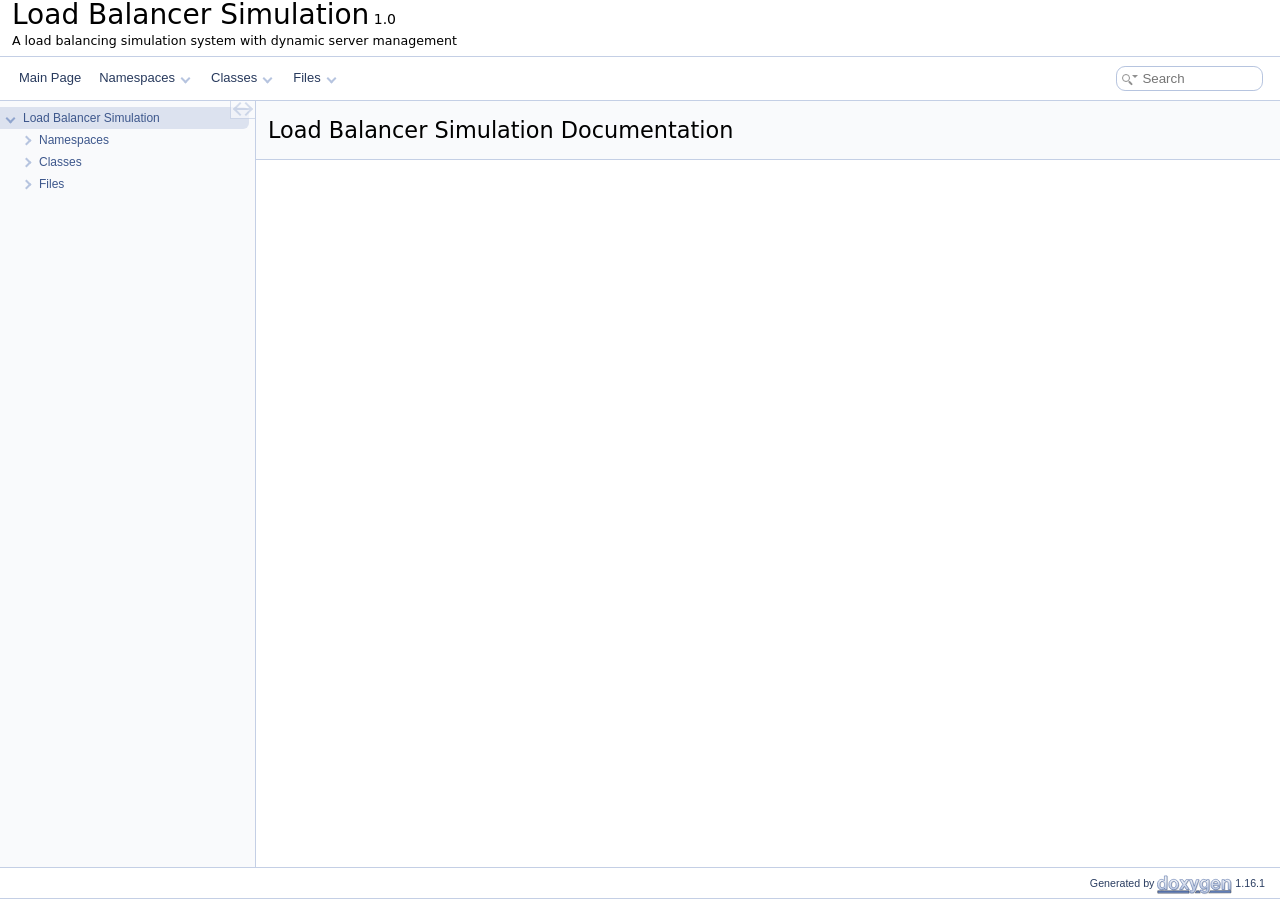
<file: docs/html/index.html>
<!DOCTYPE html PUBLIC "-//W3C//DTD XHTML 1.0 Transitional//EN" "https://www.w3.org/TR/xhtml1/DTD/xhtml1-transitional.dtd">
<html xmlns="http://www.w3.org/1999/xhtml" lang="en-US">
<head>
<meta http-equiv="Content-Type" content="text/xhtml;charset=UTF-8"/>
<meta http-equiv="X-UA-Compatible" content="IE=11"/>
<meta name="generator" content="Doxygen 1.16.1"/>
<meta name="viewport" content="width=device-width, initial-scale=1"/>
<title>Load Balancer Simulation: Main Page</title>
<link href="tabs.css" rel="stylesheet" type="text/css"/>
<script type="text/javascript" src="jquery.js"></script>
<script type="text/javascript" src="dynsections.js"></script>
<script type="text/javascript" src="clipboard.js"></script>
<link href="navtree.css" rel="stylesheet" type="text/css"/>
<script type="text/javascript" src="navtreedata.js"></script>
<script type="text/javascript" src="navtree.js"></script>
<script type="text/javascript" src="cookie.js"></script>
<link href="search/search.css" rel="stylesheet" type="text/css"/>
<script type="text/javascript" src="search/searchdata.js"></script>
<script type="text/javascript" src="search/search.js"></script>
<link href="doxygen.css" rel="stylesheet" type="text/css" />
</head>
<body>
<div id="top"><!-- do not remove this div, it is closed by doxygen! -->
<div id="titlearea">
<table cellspacing="0" cellpadding="0">
 <tbody>
 <tr id="projectrow">
  <td id="projectalign">
   <div id="projectname">Load Balancer Simulation<span id="projectnumber">&#160;1.0</span>
   </div>
   <div id="projectbrief">A load balancing simulation system with dynamic server management</div>
  </td>
 </tr>
 </tbody>
</table>
</div>
<!-- end header part -->
<!-- Generated by Doxygen 1.16.1 -->
<script type="text/javascript">
var searchBox = new SearchBox("searchBox", "search/",'.html');
</script>
<script type="text/javascript">
$(function() { codefold.init(); });
</script>
<script type="text/javascript" src="menudata.js"></script>
<script type="text/javascript" src="menu.js"></script>
<script type="text/javascript">
$(function() {
  initMenu('',true,false,'search.php','Search',true);
  $(function() { init_search(); });
});
</script>
<div id="main-nav"></div>
</div><!-- top -->
<div id="side-nav" class="ui-resizable side-nav-resizable">
  <div id="nav-tree">
    <div id="nav-tree-contents">
      <div id="nav-sync" class="sync"></div>
    </div>
  </div>
  <div id="splitbar" style="-moz-user-select:none;" 
       class="ui-resizable-handle">
  </div>
</div>
<script type="text/javascript">
$(function(){initNavTree('index.html','',''); });
</script>
<div id="container">
<div id="doc-content">
<!-- window showing the filter options -->
<div id="MSearchSelectWindow"
     onmouseover="return searchBox.OnSearchSelectShow()"
     onmouseout="return searchBox.OnSearchSelectHide()"
     onkeydown="return searchBox.OnSearchSelectKey(event)">
</div>

<!-- iframe showing the search results (closed by default) -->
<div id="MSearchResultsWindow">
<div id="MSearchResults">
<div class="SRPage">
<div id="SRIndex">
<div id="SRResults"></div>
<div class="SRStatus" id="Loading">Loading...</div>
<div class="SRStatus" id="Searching">Searching...</div>
<div class="SRStatus" id="NoMatches">No Matches</div>
</div>
</div>
</div>
</div>

<div class="header">
  <div class="headertitle"><div class="title">Load Balancer Simulation Documentation</div></div>
</div><!--header-->
<div class="contents">
<a href="doxygen_crawl.html"></a>
</div><!-- contents -->
</div><!-- doc-content -->
</div><!-- container -->
<!-- start footer part -->
<div id="nav-path" class="navpath"><!-- id is needed for treeview function! -->
  <ul>
    <li class="footer">Generated by <a href="https://www.doxygen.org/index.html"><img class="footer" src="doxygen.svg" width="104" height="31" alt="doxygen"/></a> 1.16.1 </li>
  </ul>
</div>
</body>
</html>
</file>
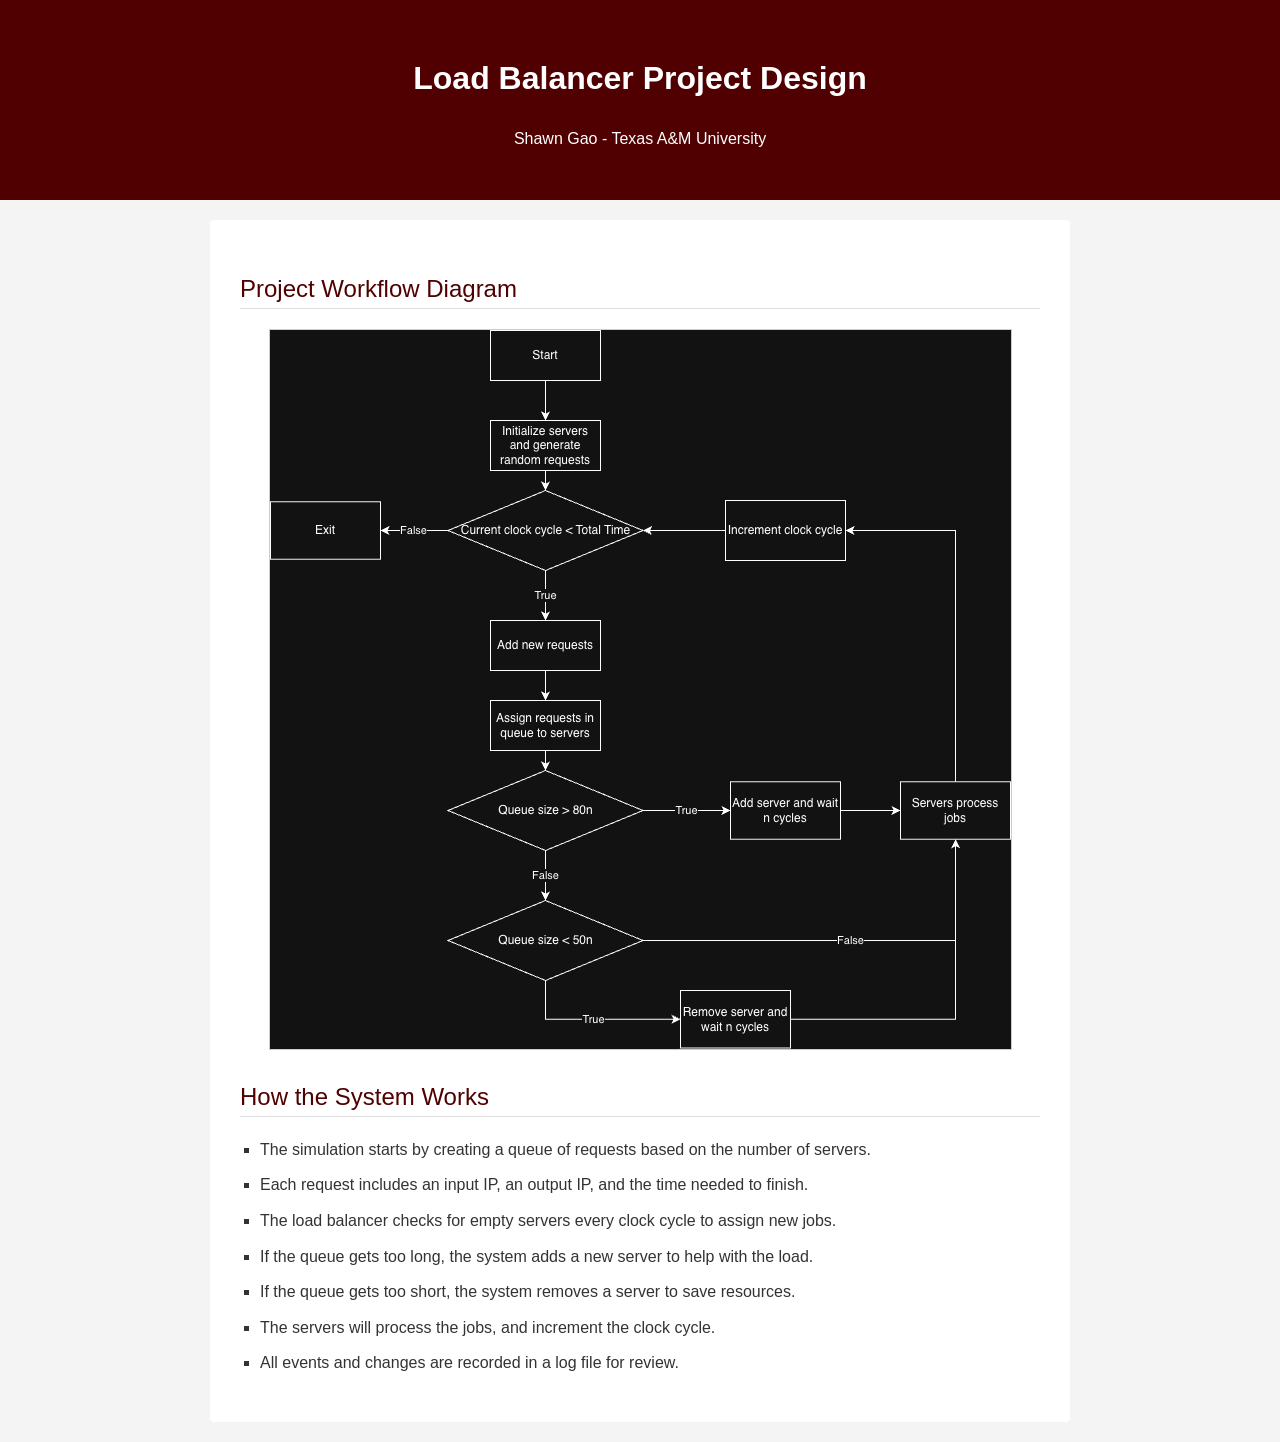
<file: diagram.html>
<!DOCTYPE html>
<html lang="en">
<head>
    <meta charset="UTF-8">
    <title>Load Balancer Project Design</title>
    <link rel="stylesheet" href="style.css">
</head>
<body>

<header>
    <h1>Load Balancer Project Design</h1>
    <p>Shawn Gao - Texas A&M University</p>
</header>

<div class="container">
    <h2>Project Workflow Diagram</h2>
    <div class="diagram-container">
        <img src="flowdiagram.png" alt="Flow Diagram">
    </div>

    <h2>How the System Works</h2>
    <ul>
        <li>The simulation starts by creating a queue of requests based on the number of servers.</li>
        <li>Each request includes an input IP, an output IP, and the time needed to finish.</li>
        <li>The load balancer checks for empty servers every clock cycle to assign new jobs.</li>
        <li>If the queue gets too long, the system adds a new server to help with the load.</li>
        <li>If the queue gets too short, the system removes a server to save resources.</li>
        <li>The servers will process the jobs, and increment the clock cycle.</li>
        <li>All events and changes are recorded in a log file for review.</li>
    </ul>
</div>
</body>
</html>
</file>
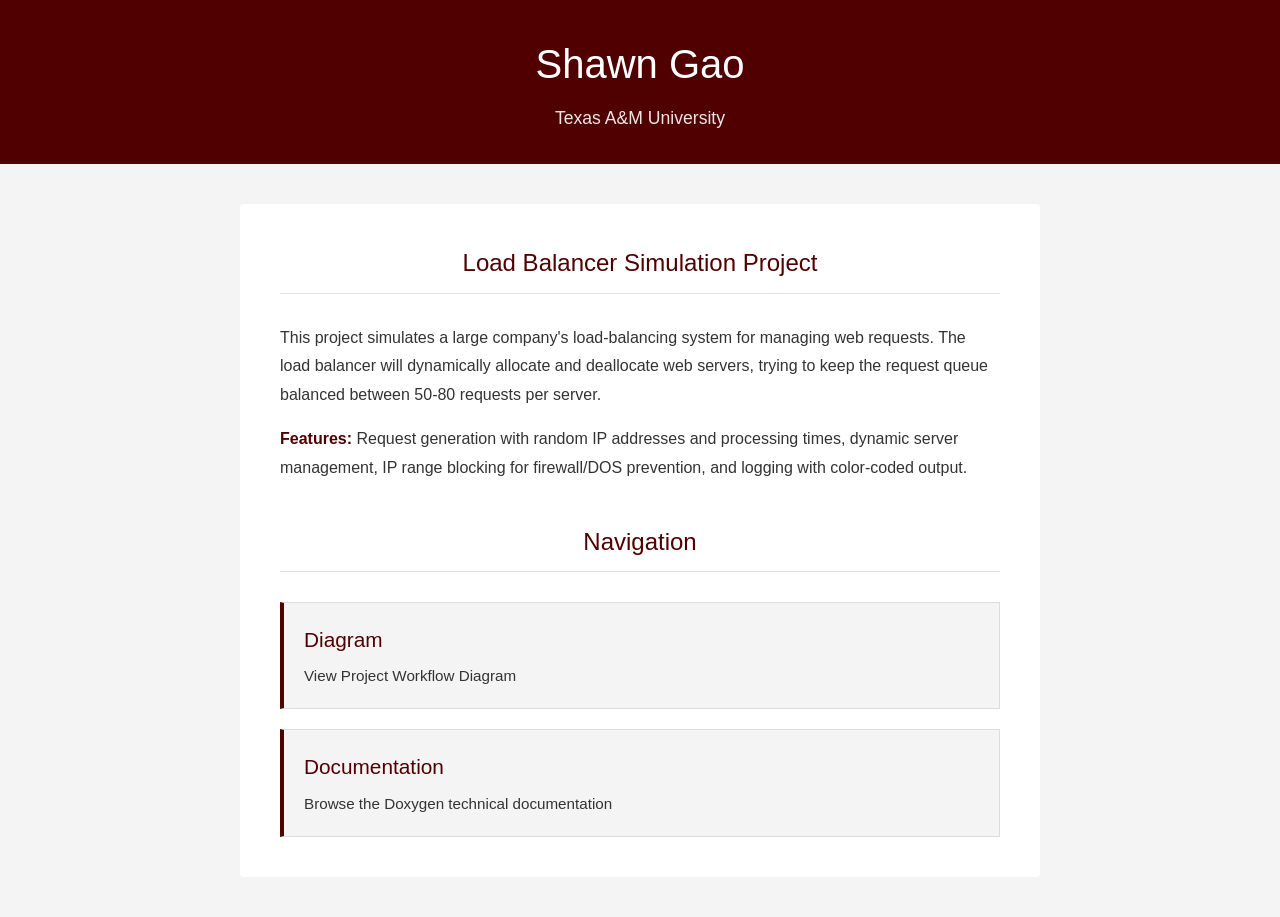
<file: project_index.html>
<!DOCTYPE html>
<html lang="en">

<head>
  <meta charset="UTF-8" />
  <meta http-equiv="X-UA-Compatible" content="IE=edge" />
  <meta name="viewport" content="width=device-width, initial-scale=1.0" />
  <meta name="description" content="Shawn Gao - Main Hub" />
  <title>Shawn Gao</title>
  <link rel="shortcut icon" href="./assets/letter-s.png" />
  <style>
    :root {
      --tamu-maroon: #500000;
      --tamu-white: #ffffff;
      --tamu-gray: #333333;
      --tamu-accent: #f4f4f4;
    }

    * {
      margin: 0;
      padding: 0;
      box-sizing: border-box;
    }

    body {
      font-family: 'Segoe UI', Arial, sans-serif;
      background-color: var(--tamu-accent);
      min-height: 100vh;
      display: flex;
      flex-direction: column;
      color: var(--tamu-gray);
      line-height: 1.6;
    }

    header {
      background-color: var(--tamu-maroon);
      color: white;
      padding: 2rem 1rem;
      text-align: center;
    }

    header h1 {
      font-size: 2.5rem;
      margin-bottom: 0.5rem;
      font-weight: normal;
    }

    header p {
      font-size: 1.1rem;
      color: rgba(255, 255, 255, 0.9);
    }

    .container {
      max-width: 800px;
      margin: 40px auto;
      background: white;
      padding: 40px;
      border-radius: 4px;
      flex: 1;
    }

    h2 {
      color: var(--tamu-maroon);
      font-weight: normal;
      border-bottom: 1px solid #ddd;
      padding-bottom: 10px;
      margin-bottom: 30px;
      text-align: center;
    }

    .project-description {
      margin-bottom: 40px;
      line-height: 1.8;
    }

    .project-description p {
      margin-bottom: 15px;
      text-align: left;
    }

    .project-description strong {
      color: var(--tamu-maroon);
    }

    .links {
      display: flex;
      flex-direction: column;
      gap: 20px;
    }

    .link-card {
      background: var(--tamu-accent);
      border: 1px solid #ddd;
      border-left: 4px solid var(--tamu-maroon);
      padding: 20px;
      text-decoration: none;
      color: var(--tamu-gray);
      transition: all 0.3s ease;
      display: block;
    }

    .link-card:hover {
      background: #fff;
      border-left-width: 6px;
      box-shadow: 0 2px 8px rgba(0, 0, 0, 0.1);
      transform: translateX(5px);
    }

    .link-card h3 {
      font-size: 1.3rem;
      margin-bottom: 0.5rem;
      color: var(--tamu-maroon);
      font-weight: normal;
    }

    .link-card p {
      font-size: 0.95rem;
      margin: 0;
      color: var(--tamu-gray);
    }

    @media (max-width: 600px) {
      header h1 {
        font-size: 2rem;
      }

      .container {
        margin: 20px;
        padding: 20px;
      }

      .link-card h3 {
        font-size: 1.1rem;
      }
    }
  </style>
</head>

<body>
  <header>
    <h1>Shawn Gao</h1>
    <p>Texas A&M University</p>
  </header>

  <div class="container">
    <h2>Load Balancer Simulation Project</h2>
    
    <div class="project-description">
      <p>
        This project simulates a large company's load-balancing system for managing web requests. 
        The load balancer will dynamically allocate and deallocate web servers, 
        trying to keep the request queue balanced between 50-80 requests per server.
      </p>
      <p>
        <strong>Features:</strong> Request generation with random IP addresses and processing times, 
        dynamic server management, IP range blocking for firewall/DOS prevention, 
        and logging with color-coded output.
      </p>
    </div>

    <h2>Navigation</h2>

    <div class="links">
      <a href="diagram.html" class="link-card">
        <h3>Diagram</h3>
        <p>View Project Workflow Diagram</p>
      </a>

      <a href="docs/html/index.html" class="link-card">
        <h3>Documentation</h3>
        <p>Browse the Doxygen technical documentation</p>
      </a>
    </div>
  </div>
</body>

</html>
</file>
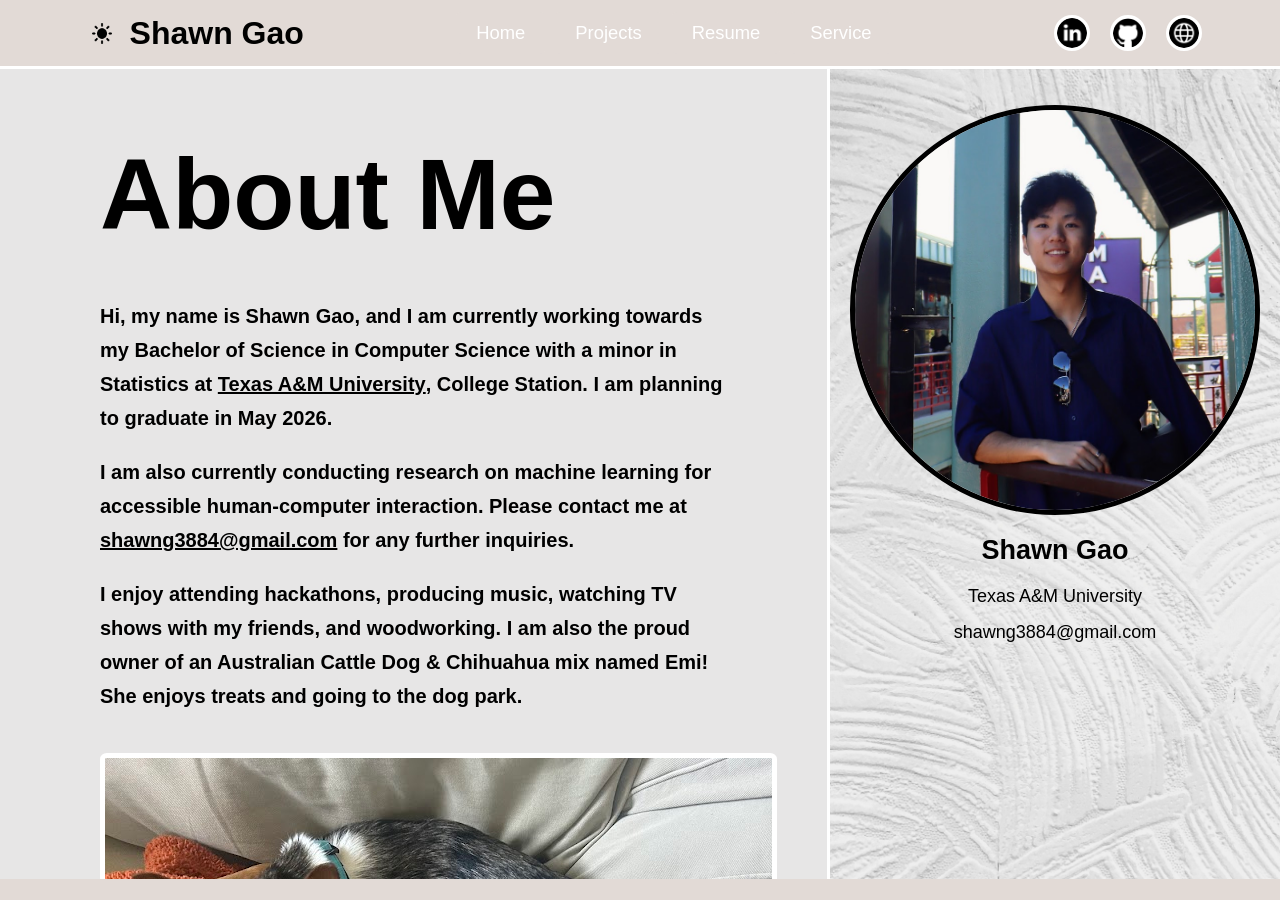
<file: oldold/index_ld.html>
<!DOCTYPE HTML PUBLIC "-//W3C//DTD HTML 4.01 Transitional//EN">
<html>
<head>
    <meta charset="UTF-8">
    <meta name="viewport" content="width=device-width, initial-scale=1.0">
    <title>Shawn Gao</title>
    <link id="theme-link" rel="stylesheet" href="light.css">

    <style>
        body {
            visibility: hidden;
        }
    </style>

</head>
<body> 
<header>
    <div class="header-left">
        <img class="mode-icon" id="light-dark" onclick="changetheme()" src="sun.png"></img>
        <a class="title">Shawn Gao</a>
    </div>
    
    <div class="header-middle">
        <a href="index.html">Home</a>
        <a href="projects.html">Projects</a>
        <a href="resume.html">Resume</a>
        <a href="service.html">Service</a>
    </div>
    
    <div class="header-right">
        <a href="https://www.linkedin.com/in/shawng3884" target="_blank">
            <img src="linkedin.png" alt="LinkedIn">
        </a>
        <a href="https://github.com/shawng3884" target="_blank">
            <img src="github.png" alt="GitHub">
        </a>
        <a href="https://people.tamu.edu/~shawng3884">
            <img src="web.png" alt="Website">
        </a>
    </div>
</header>

<div class="container">
    <div class="left">
        <p class="big-text">About Me</p>
        <p>Hi, my name is Shawn Gao, and I am currently working towards my Bachelor of Science in Computer Science with 
            a minor in Statistics
            at <a target="_blank" href="https://www.tamu.edu/index.html">Texas A&M University</a>, College Station. 
            I am planning to graduate in May 2026.
        </p>
        <p>I am also currently conducting research on machine learning for accessible human-computer interaction. Please contact me at
            <a target="_blank" href=mailto:shawng3884@gmail.com>shawng3884@gmail.com</a> for any further inquiries.
        </p>

        <p>I enjoy attending hackathons, producing music, watching TV shows with my friends, and woodworking. I am 
            also the proud owner of an Australian Cattle Dog & Chihuahua mix named Emi! She enjoys treats and going to the dog park.</p>
        <img src="emiko1.png"/>
    </div>

    <div class="right">
        <img src="Shawn_Profile_Zoomed.JPG">
        <div class="text-content">            
            <h2>Shawn Gao</h2>
            <p>Texas A&M University</p>
            <p>shawng3884@gmail.com</p>
        </div>
    </div>
</div>

<script src="functions.js"></script>

<script>
    document.body.style.visibility = 'visible';
</script>
</body>
</html>
</file>
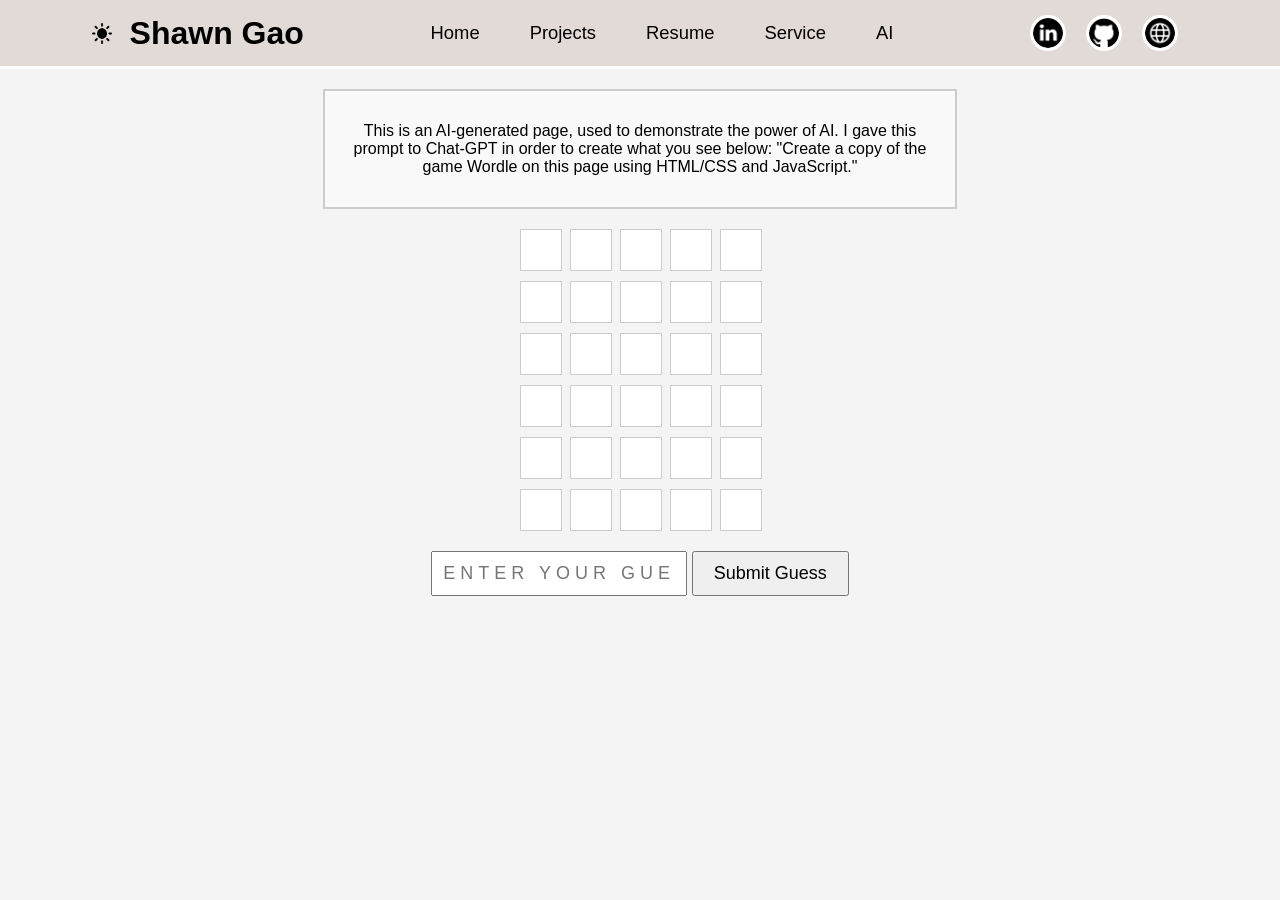
<file: oldold/personal.html>
<!DOCTYPE HTML PUBLIC "-//W3C//DTD HTML 4.01 Transitional//EN">
<html>
<head>
    <meta charset="UTF-8">
    <meta name="viewport" content="width=device-width, initial-scale=1.0">
    <title>Shawn Gao - AI</title>
    <style>
        body {
            font-family: Arial, sans-serif;
            text-align: center;
            background-color: #f4f4f4;
            margin: 0;
            padding: 0;
        }
        header {
            font-family: Calibri, sans-serif;
            display: flex;
            justify-content: space-between;
            align-items: center;
            padding: 12px 12px;
            background-color: #E2DAD6;
            border-bottom: 3px solid #ffffff;
        }

        .header-left {
            font-size: 1.6em;
            font-weight: bolder;
            padding-left: 80px;
        }

        .header-left .title {
            font-size: 1.25em;
        }

        .mode-icon {
            width: 0.8em;
            height: 0.8em;
            padding-right: 10px;
        }

        .header-middle {
            display: flex;
            justify-content: center;
            flex-grow: 1;
        }

        .header-middle a {
            text-decoration: none;
            color: black;
            background-color: #E2DAD6;
            padding: 10px 20px;
            margin: 0 5px;
            border-radius: 5px;
            font-size: 1.15em;
            transition: background-color 0.2s, transform 0.2s;
        }

        .header-middle a:hover {
            background-color: white;
            transform: scale(1.1);
        }

        .header-right {
            display: flex;
            justify-content: center;
            padding-right: 80px;
        }

        .header-right a {
            margin: 0 10px;
        }

        .header-right img {
            background-color: white;
            border-radius: 50%;
            border: 3px solid white;
            width: 30px;
            height: 30px;
            transition: background-color 0.2s, transform 0.2s;
        }

        .header-right img:hover {
            background-color: rgb(232, 232, 232);
            transform: scale(1.1);
        }
        .container {
            margin: 20px;
        }
        
        .info-box {
            border: 2px solid #ccc;
            padding: 15px;
            margin: 20px auto;
            max-width: 600px;
            background-color: #f9f9f9;
            text-align: center;
        }

        .game-container {
            margin-top: 20px;
        }
        .word-grid {
            display: grid;
            grid-template-columns: repeat(5, 40px);
            grid-gap: 10px;
            justify-content: center;
        }
        .word-grid div {
            width: 40px;
            height: 40px;
            border: 1px solid #ccc;
            display: flex;
            justify-content: center;
            align-items: center;
            font-size: 20px;
            background-color: white;
            color: black;
        }
        .correct {
            background-color: #6aaa64 !important; /* Green */
            color: white !important;
        }
        .present {
            background-color: #c9b458 !important; /* Yellow */
            color: white !important;
        }
        .absent {
            background-color: #787c7e !important; /* Gray */
            color: white !important;
        }
        input[type="text"] {
            padding: 10px;
            font-size: 18px;
            margin-top: 20px;
            text-transform: uppercase;
            letter-spacing: 5px;
        }
        button {
            padding: 10px 20px;
            font-size: 18px;
            margin-top: 10px;
            cursor: pointer;
        }
    </style>
</head>
<body>

<header>
    <div class="header-left">
        <img class="mode-icon" id="light-dark" onclick="theme()" src="sun.png" alt="Toggle Theme">
        <a class="title">Shawn Gao</a>
    </div>
    
    <div class="header-middle">
        <a href="index.html">Home</a>
        <a href="projects.html">Projects</a>
        <a href="resume.html">Resume</a>
        <a href="service.html">Service</a>
        <a href="personal.html">AI</a>
    </div>
    
    <div class="header-right">
        <a href="https://www.linkedin.com/in/shawng3884" target="_blank">
            <img src="linkedin.png" alt="LinkedIn">
        </a>
        <a href="https://github.com/shawng3884" target="_blank">
            <img src="github.png" alt="GitHub">
        </a>
        <a href="https://people.tamu.edu/~shawng3884" target="_blank">
            <img src="web.png" alt="Website">
        </a>
    </div>
</header>

<div class="container">
    <div class="info-box">
        <p>This is an AI-generated page, used to demonstrate the power of AI. I gave this prompt to Chat-GPT in order 
            to create what you see below: "Create a copy of the game Wordle on this page using HTML/CSS and JavaScript."</p>
    </div>

    <div class="game-container">
        <div class="word-grid" id="word-grid"></div>
        <input type="text" id="guess-input" maxlength="5" placeholder="Enter your guess" onkeypress="handleKeyPress(event)">
        <button onclick="submitGuess()">Submit Guess</button>
        <p id="message"></p>
    </div>
</div>

<script>
    const words = ['APPLE', 'BRAIN', 'CLOUD', 'HEART', 'SMART'];
    const answer = words[Math.floor(Math.random() * words.length)];
    const maxAttempts = 6;
    let attempts = 0;

    function createGrid() {
        const grid = document.getElementById('word-grid');
        grid.innerHTML = '';
        for (let i = 0; i < maxAttempts * 5; i++) {
            const cell = document.createElement('div');
            grid.appendChild(cell);
        }
    }

    function handleKeyPress(event) {
        if (event.key === 'Enter') {
            submitGuess();
        }
    }

    function submitGuess() {
        const guessInput = document.getElementById('guess-input');
        const guess = guessInput.value.toUpperCase();
        guessInput.value = '';

        if (guess.length !== 5) {
            document.getElementById('message').innerText = 'Please enter a 5-letter word.';
            return;
        }

        const gridCells = document.getElementById('word-grid').children;
        const currentRow = attempts * 5;

        for (let i = 0; i < 5; i++) {
            const letter = guess[i];
            const cell = gridCells[currentRow + i];

            cell.innerText = letter;

            if (letter === answer[i]) {
                cell.classList.add('correct');
            } else if (answer.includes(letter)) {
                cell.classList.add('present');
            } else {
                cell.classList.add('absent');
            }
        }

        attempts++;
        
        if (guess === answer) {
            document.getElementById('message').innerText = 'Congratulations! You guessed the word!';
            document.getElementById('guess-input').disabled = true;
        } else if (attempts === maxAttempts) {
            document.getElementById('message').innerText = `Game Over! The word was ${answer}.`;
            document.getElementById('guess-input').disabled = true;
        }
    }

    createGrid();
</script>

<script src="functions.js"></script>
</body>
</html>
</file>
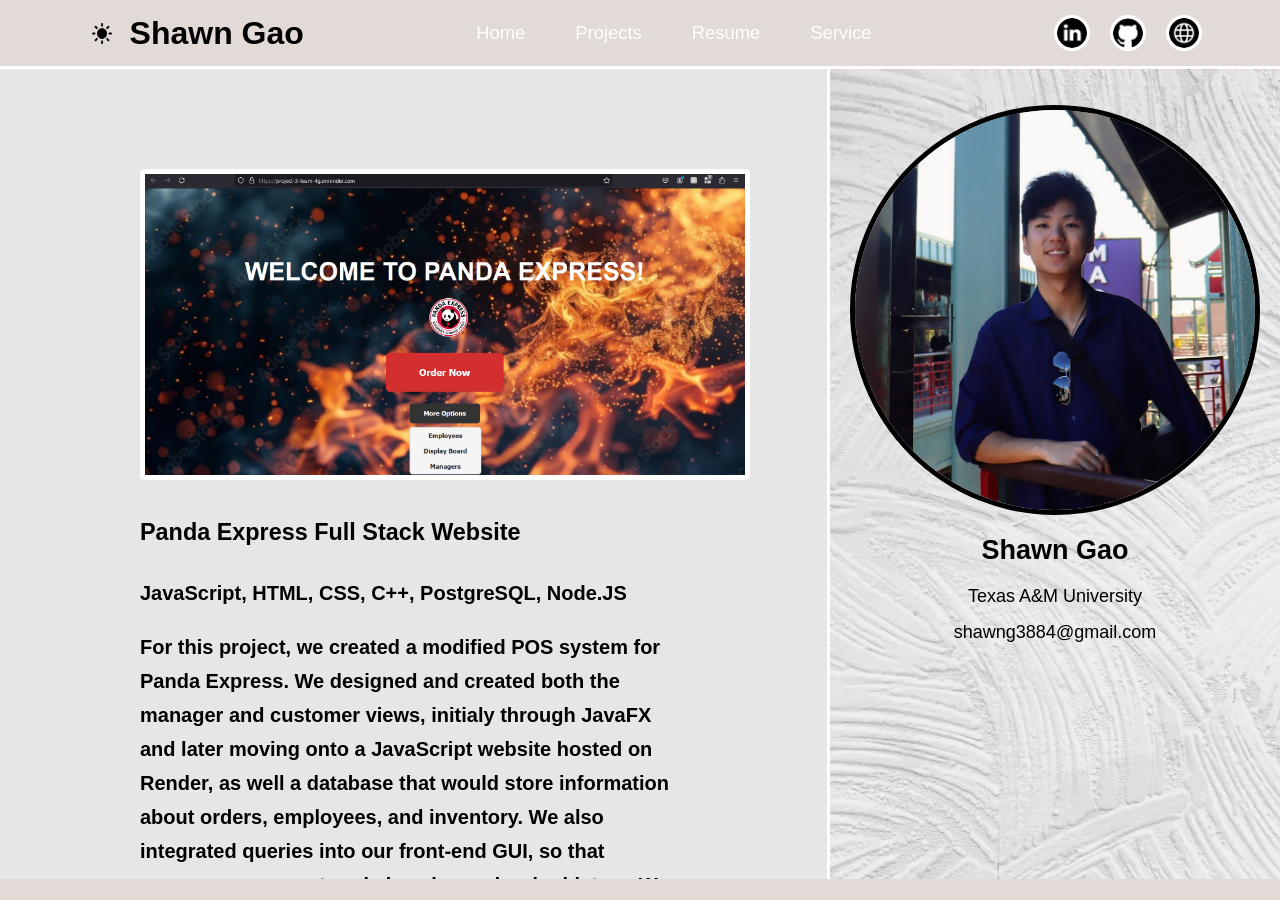
<file: oldold/projects.html>
<!DOCTYPE HTML PUBLIC "-//W3C//DTD HTML 4.01 Transitional//EN">
<html>
<head>
    <meta charset="UTF-8">
    <meta name="viewport" content="width=device-width, initial-scale=1.0">
    <title>Shawn Gao - Projects</title>
    <link id="theme-link" rel="stylesheet" href="light.css">

    <style>
        body {
            visibility: hidden;
        }
    </style>
</head>
<body>

<header>
    <div class="header-left">
        <img class="mode-icon" id="light-dark" onclick="changetheme()" src="sun.png"></img>
        <a class="title">Shawn Gao</a>
    </div>
    
    <div class="header-middle">
        <a href="index.html">Home</a>
        <a href="projects.html">Projects</a>
        <a href="resume.html">Resume</a>
        <a href="service.html">Service</a>
    </div>
    
    <div class="header-right">
        <a href="https://www.linkedin.com/in/shawng3884" target="_blank">
            <img src="linkedin.png" alt="LinkedIn">
        </a>
        <a href="https://github.com/shawng3884" target="_blank">
            <img src="github.png" alt="GitHub">
        </a>
        <a href="https://people.tamu.edu/~shawng3884">
            <img src="web.png" alt="Website">
        </a>
    </div>
</header>

<div class="container">
    <div class="left">
        <div class="project">
            <img src="panda2.png" width="600" height=auto>
            <h3>Panda Express Full Stack Website</h3>
            <p>JavaScript, HTML, CSS, C++, PostgreSQL, Node.JS</p>
            <p>For this project, we created a modified POS system for Panda Express. We designed and created both the manager and customer views,
                initialy through JavaFX and later moving onto a JavaScript website hosted on Render, as well a database that would store information about orders,
                 employees, and inventory. We also integrated queries into our front-end GUI, so that managers can see trends 
                 in sales and order history. We wrote scripts to generate about a million
                dollars and a year's worth of sales that populated the database. 
                Throughout the whole process, we followed the Agile development methodology.</p>
        </div>

        <div class="project">
            <img src="graphics3.png" width="500" height=auto>
            <h3>Shaders Project</h3>
            <p>OpenGL</p>
            <p>This project was one of a series in my Computer Graphics class, which had me implement my own rasterizer on CPU 
                with three different coloring modes, and using barycentric coordinates. 
                I had the oppurtunity to work with OpenGL to implement my own z-buffer as well as
                a clipping algorithm to display different objects.</p>
        </div>

        
        <div class="project">
            <img src="graphics2.png" width="500" height=auto>
            <h3>Hierarchical Modeling and Animations Project</h3>
            <p>OpenGL</p>
            <p>This project was one of a series in my Computer Graphics class, and it had me model a basic robot in OpenGL that could be
                transformed by a user. I used matrix stacks to create hierarchical transformations, where connected parts of the robot
                would move together. In the end, I put everything together with an animation of the robot running.
            </p>
        </div>
        

        <div class="project">
            <img src="magnet.png" width="600" height=auto>
            <h3>Accessible HCI with Magnetic Stylus</h3>
            <p>C++, Python</p>
            <p>In this research project, we created a platform that performs magnet tracking on a stylus, estimating its position and orientation 
                over time. The stylus can move freely through 3D space, and does not need an external power source.</p>
            <p>Currently, I am working on using the stylus system to detect a user's specific 
                pattern as they sign into a system and recognize their movements using machine learning. 
                The result would be a kinesthetic signature that is unique to each person, even if 
                they are punching the same code into the same keypad as another person who is authorized.
                This feature could also be used for handwriting verification, since having another dimension of space for a
                signature, as well as the time and orientation data of the pen as it travels, would better prevent
                forgery.</p>
        </div>

        <div class="project">
            <img src="wordle.png" width="450" height=auto>
            <h3>Wordle Game</h3>
            <p>Java</p>
            <p>For my CSCE314 Final Project, I created a <a href="https://www.nytimes.com/games/wordle" target=”_blank” >Wordle</a> clone. 
                The game includes a responsive GUI made using JavaFX and no other plugins, displaying a window for a Wordle board 
                as well a window for game statistics. The word is randomly retrieved from a file containing all 5-letter words in the 
                English language.</p> 
            <p>The game data is automatically tracked and saved to a local file between rounds, and is also saved
                after each guess, so that a single game can be loaded later and played continuously throughout sessions.</p>
        </div>

        <div class="project">
            <img src="bank.png" width="600" height="auto">
            <h3>CAD Bank Design</h3>
            <p>Autodesk Revit, Autodesk AutoCAD</p>
            <p>For an <a href="https://www.skillsusa.org/competitions/skillsusa-championships/categories-and-descriptions/" target="_blank">
                Architectural Drafting competition</a>, I designed and modeled a mid-sized branch of a national bank.  
                The completed project included site, floor, and roof plans, as well as electrical, plumbing, door, and window schedules.</p>
            <p>One main aspect I focused on was the accessibility of various areas for different groups of people: customers, employees, 
                and security. Since it was a commercial building, I had to research ADA guidelines and alter my design in order to conform to
                those standards.</p>
            <p>Throughout the project, I had to learn many aspects of architectural design as well as 
                <a href="https://www.autodesk.com/products/revit/overview" target="_blank">Autodesk Revit 2019</a>, a drafting and 
                modeling software. At the end, I created a scale model of the building using plastic sheets and foam. 
                The project won a Superior award at the state conference.</p>
        </div>
    </div>

    <div class="right">
        <img src="Shawn_Profile_Zoomed.JPG">
        <div class="text-content">            
            <h2>Shawn Gao</h2>
            <p>Texas A&M University</p>
            <p>shawng3884@gmail.com</p>
        </div>
    </div>
</div>

<script src="functions.js"></script>
<script>
    document.body.style.visibility = 'visible';
</script>
</body>
</html>
</file>
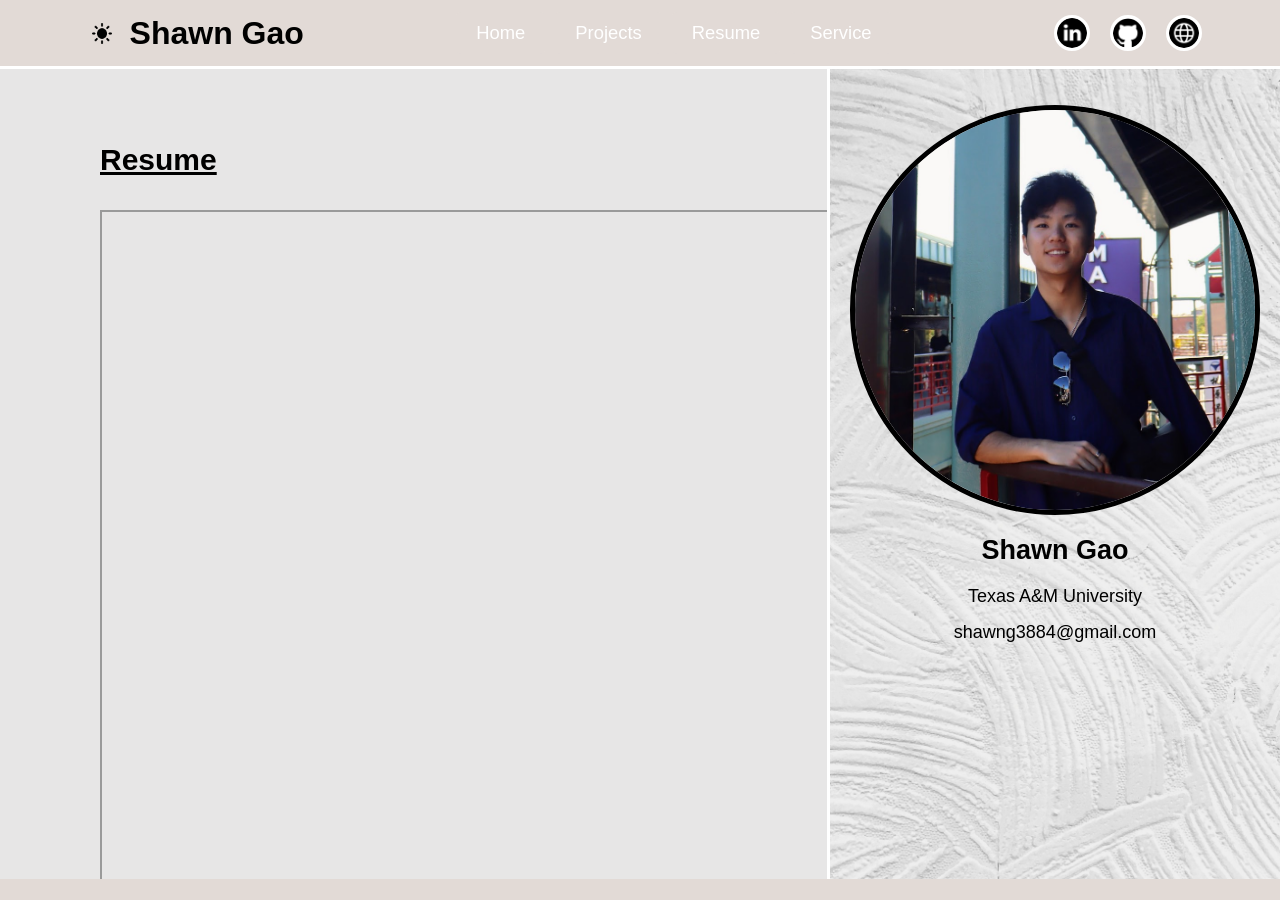
<file: oldold/resume.html>
<!DOCTYPE HTML PUBLIC "-//W3C//DTD HTML 4.01 Transitional//EN">
<html>
<head>
    <meta charset="UTF-8">
    <meta name="viewport" content="width=device-width, initial-scale=1.0">
    <title>Shawn Gao - Resume</title>
    <link id="theme-link" rel="stylesheet" href="light.css">
    <style>
        body {
            visibility: hidden;
        }
    </style>
</head>
<body>

<header>
    <div class="header-left">
        <img class="mode-icon" id="light-dark" onclick="changetheme()" src="sun.png"></img>
        <a class="title">Shawn Gao</a>
    </div>
    
    <div class="header-middle">
        <a href="index.html">Home</a>
        <a href="projects.html">Projects</a>
        <a href="resume.html">Resume</a>
        <a href="service.html">Service</a>
    </div>
    
    <div class="header-right">
        <a href="https://www.linkedin.com/in/shawng3884" target="_blank">
            <img src="linkedin.png" alt="LinkedIn">
        </a>
        <a href="https://github.com/shawng3884" target="_blank">
            <img src="github.png" alt="GitHub">
        </a>
        <a href="https://people.tamu.edu/~shawng3884">
            <img src="web.png" alt="Website">
        </a>
    </div>
</header>

<div class="container">
    <div class="left">
        <!--<h2>Interests</h2>
        <p>Currently, I am interested in the field of software development.
            I enjoy the process of designing and creating software because I like having a creative outlet in something tangible,
            and being able to slowly work through a problem by designing pieces of code feels fulfilling to me.
            I am also currently learning more about artificial intelligence, as the field develops and creeps into our daily life.
            I believe that there is a lot of potential in AI, since it has applications across so many different fields.</p>-->
        <h2><a target="_blank" href=“https://drive.google.com/file/d/1TmzKvNOa3k8XsNf2RxJAidp-plJCF6eR/view”>Resume</a></h2>
        <iframe src="https://drive.google.com/file/d/1TmzKvNOa3k8XsNf2RxJAidp-plJCF6eR/preview" width="800" height="1050"></iframe>
    </div>

    <div class="right">
        <img src="Shawn_Profile_Zoomed.JPG">
        <div class="text-content">
            <h2>Shawn Gao</h2>
            <p>Texas A&M University</p>
            <p>shawng3884@gmail.com</p>
        </div>
    </div>
</div>

<script src="functions.js"></script>
<script>
    document.body.style.visibility = 'visible';
</script>
</body>
</html>
</file>
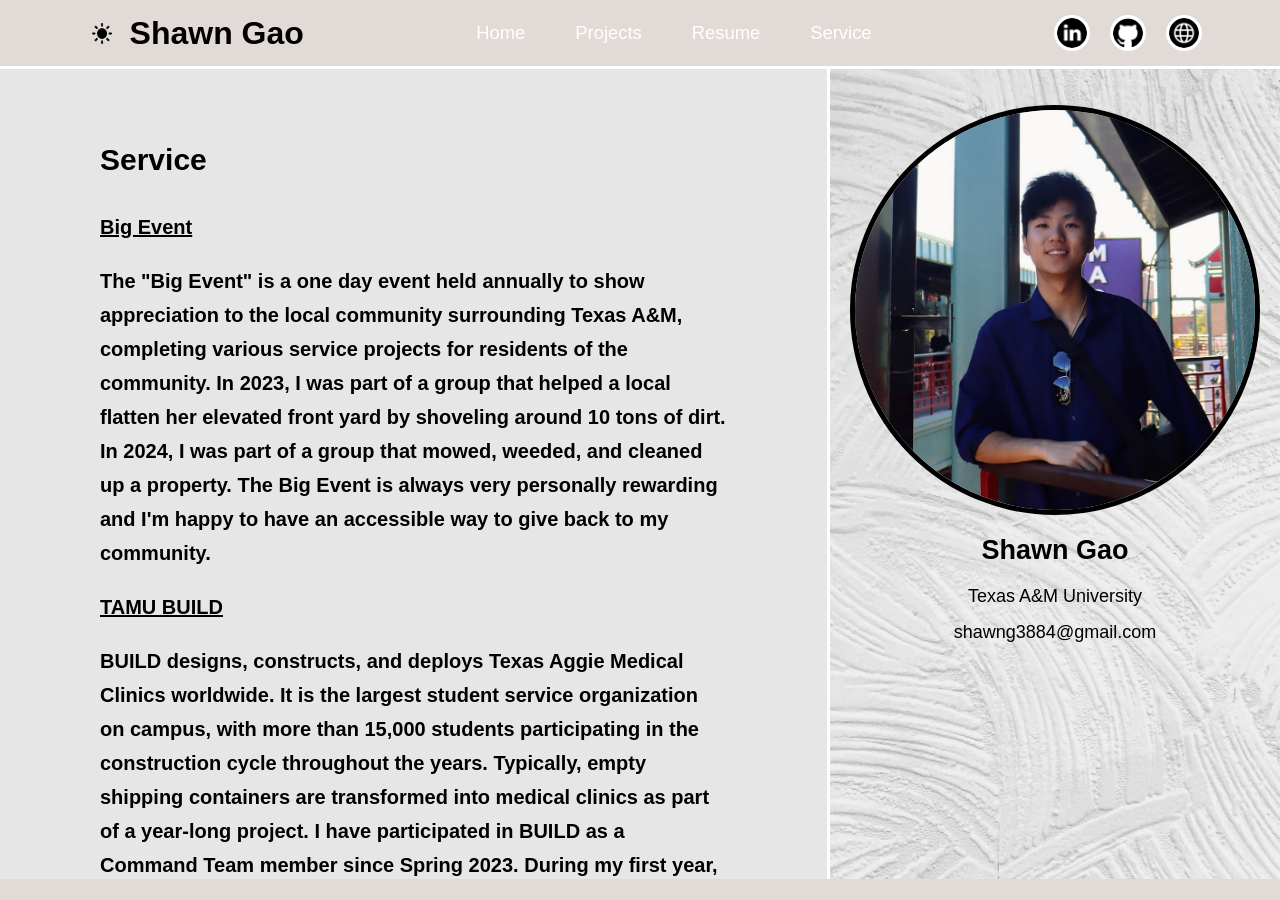
<file: oldold/service.html>
<!DOCTYPE HTML PUBLIC "-//W3C//DTD HTML 4.01 Transitional//EN">
<html>
<head>
    <meta charset="UTF-8">
    <meta name="viewport" content="width=device-width, initial-scale=1.0">
    <title>Shawn Gao - Service</title>
    <link id="theme-link" rel="stylesheet" href="light.css">
    <style>
        body {
            visibility: hidden;
        }
    </style>
</head>
<body>

    <header>
        <div class="header-left">
            <img class="mode-icon" id="light-dark" onclick="changetheme()" src="sun.png"></img>
            <a class="title">Shawn Gao</a>
        </div>
    
    <div class="header-middle">
        <a href="index.html">Home</a>
        <a href="projects.html">Projects</a>
        <a href="resume.html">Resume</a>
        <a href="service.html">Service</a>
    </div>
    
    <div class="header-right">
        <a href="https://www.linkedin.com/in/shawng3884" target="_blank">
            <img src="linkedin.png" alt="LinkedIn">
        </a>
        <a href="https://github.com/shawng3884" target="_blank">
            <img src="github.png" alt="GitHub">
        </a>
        <a href="https://people.tamu.edu/~shawng3884">
            <img src="web.png" alt="Website">
        </a>
    </div>
</header>

<div class="container">
    <div class="left">
        <h2>Service</h2>
        <p><a href="https://bigevent.tamu.edu/">Big Event</a></p>
        <p>The "Big Event" is a one day event held annually to show appreciation to the local community surrounding Texas A&M, 
            completing various service projects for residents of the community. In 2023, I was part of a group that helped a local 
            flatten her elevated front yard by shoveling around 10 tons of dirt. In 2024, I was part of a group that mowed, weeded, 
            and cleaned up a property. The Big Event is always very personally rewarding and I'm happy to have an accessible way to 
            give back to my community.  
        </p>
        <p><a href="https://www.buildtamu.com/">TAMU BUILD</a></p>
        <p>BUILD designs, constructs, and deploys Texas Aggie Medical Clinics worldwide. It is the largest student service 
            organization on campus, with more than 15,000 students participating in the construction cycle throughout the years. 
            Typically, empty shipping containers are transformed into medical clinics as part of a year-long project. 
            I have participated in BUILD as a Command Team member since Spring 2023. During my first year, I was a part of the 
            Operations team, who oversees the day-to-day planning of the project in addition to helping with any logistics that need to 
            be taken care of prior to and during the project, such as insurance, mobilization, coordinating with Student Activities, and 
            securing facilities. In my second year, I am a part of the Marketing team, who contants news outlets and manages BUILD's 
            social media. I also helped refine and redesign the <a href="https://www.buildtamu.com/">BUILD website</a>, hosted on Wix.
            Every semester, I spend around 40 hours on site to help ensure construction safety and efficiency for student volunteers.
        </p>
    </div>

    <div class="right">
        <img src="Shawn_Profile_Zoomed.JPG">
        <div class="text-content">
            <h2>Shawn Gao</h2>
            <p>Texas A&M University</p>
            <p>shawng3884@gmail.com</p>
        </div>
    </div>
</div>

<script src="functions.js"></script>
<script>
    document.body.style.visibility = 'visible';
</script>
</body>
</html>
</file>
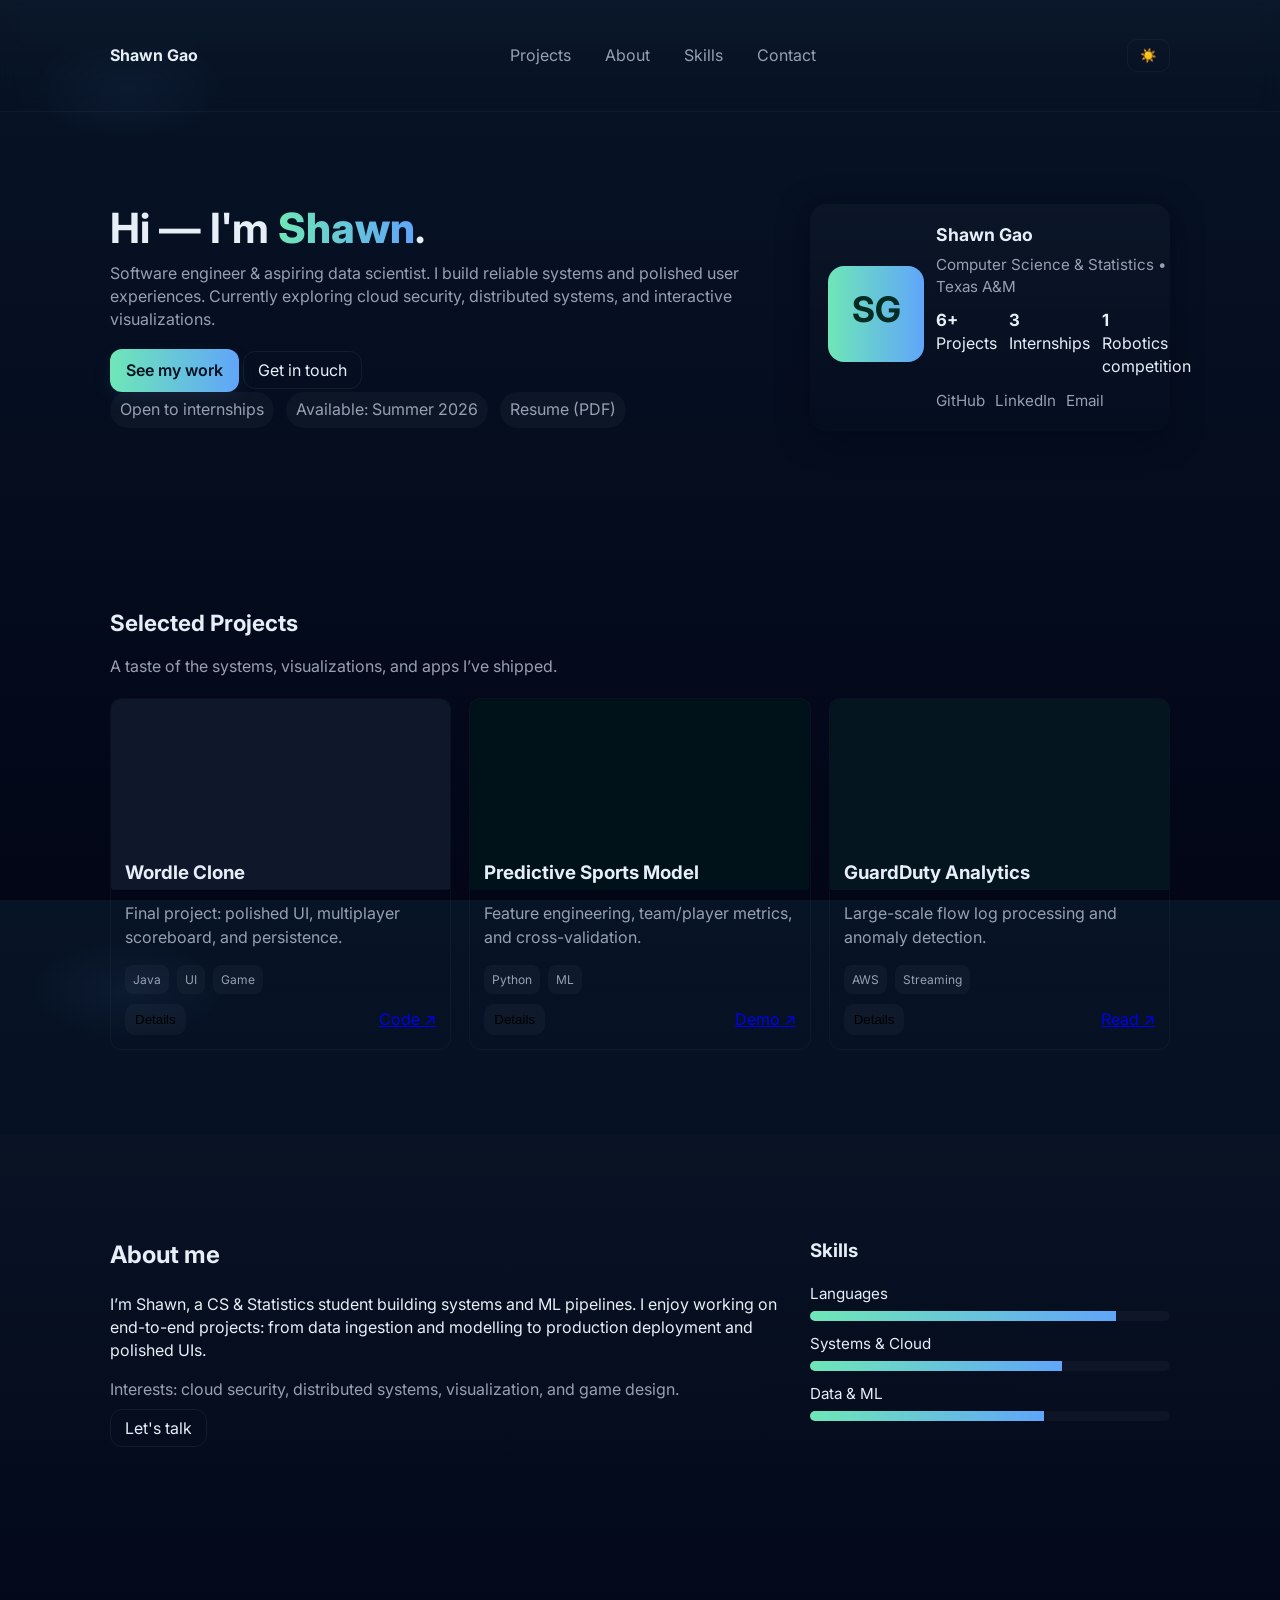
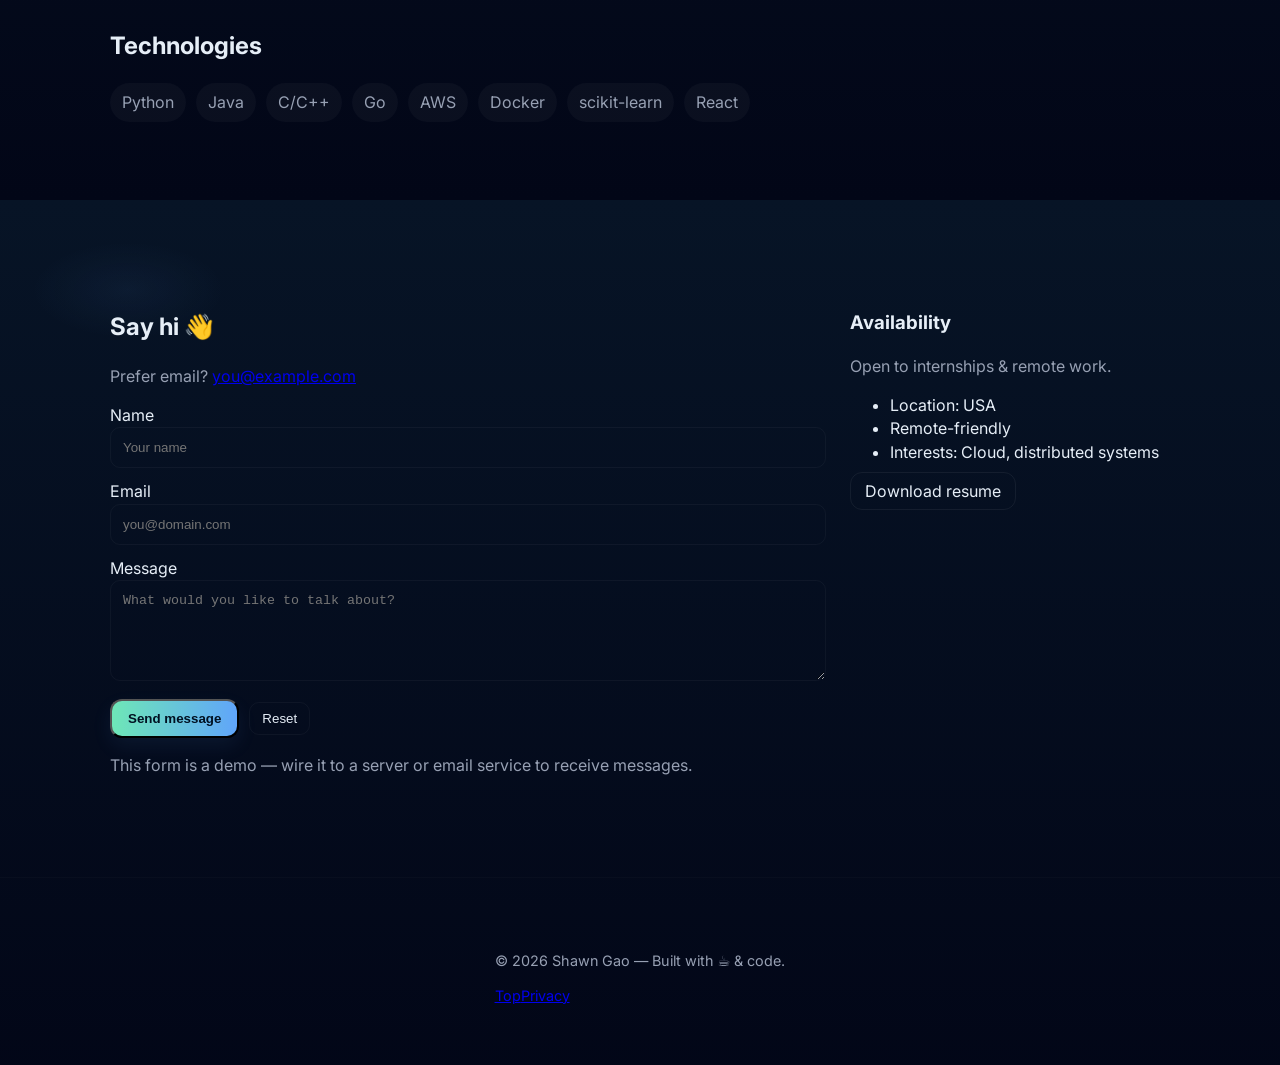
<file: oldold/test.html>
<!doctype html>
<html lang="en">
<head>
  <meta charset="utf-8" />
  <meta name="viewport" content="width=device-width,initial-scale=1" />
  <title>Shawn Gao — Software Engineer</title>

  <!-- Google Fonts -->
  <link href="https://fonts.googleapis.com/css2?family=Inter:wght@300;400;600;700;800&display=swap" rel="stylesheet">

  <!-- Meta -->
  <meta name="description" content="Shawn Gao — Software engineer. Portfolio showcasing projects, skills, and contact." />

  <!-- Styles -->
  <link rel="stylesheet" href="styles.css">

  <!-- Fav icon (simple SVG data url) -->
  <link rel="icon" href="data:image/svg+xml,%3Csvg xmlns='http://www.w3.org/2000/svg' width='48' height='48'%3E%3Crect width='100%25' height='100%25' rx='10' fill='%23222'/%3E%3Ctext x='50%25' y='55%25' font-size='22' text-anchor='middle' fill='%23fff' font-family='Inter, Arial' font-weight='700'%3ESG%3C/text%3E%3C/svg%3E">

</head>
<body>
  <main id="page">

    <!-- NAV -->
    <header class="nav">
      <div class="container nav-inner">
        <a class="brand" href="#hero">Shawn Gao</a>

        <nav class="nav-links" id="navLinks">
          <a href="#projects">Projects</a>
          <a href="#about">About</a>
          <a href="#skills">Skills</a>
          <a href="#contact">Contact</a>
        </nav>

        <div class="nav-actions">
          <button id="colorToggle" aria-label="Toggle color mode" class="btn-ghost">🌙</button>
          <button id="menuBtn" aria-label="Open menu" class="hamburger" aria-expanded="false">
            <span></span><span></span><span></span>
          </button>
        </div>
      </div>
    </header>

    <!-- HERO -->
    <section id="hero" class="hero">
      <div class="container hero-grid">
        <div class="hero-left">
          <h1 class="heading-1">Hi — I'm <span class="accent">Shawn</span>.</h1>
          <p class="lead">Software engineer &amp; aspiring data scientist. I build reliable systems and polished user experiences. Currently exploring cloud security, distributed systems, and interactive visualizations.</p>

          <div class="cta-row">
            <a class="btn-primary" href="#projects">See my work</a>
            <a class="btn-outline" href="#contact">Get in touch</a>
          </div>

          <div class="quick-links">
            <a href="#" class="pill">Open to internships</a>
            <a href="#" class="pill">Available: Summer 2026</a>
            <a href="#" class="pill">Resume (PDF)</a>
          </div>
        </div>

        <div class="hero-right" aria-hidden="false">
          <div class="card-profile">
            <div class="profile-avatar" role="img" aria-label="Profile avatar">
              <!-- Replace with your image or SVG -->
              <svg viewBox="0 0 120 120"><defs><linearGradient id="g" x1="0" x2="1"><stop offset="0" stop-color="#6EE7B7"/><stop offset="1" stop-color="#60A5FA"/></linearGradient></defs><rect rx="20" width="120" height="120" fill="url(#g)"/><text x="50%" y="58%" text-anchor="middle" font-size="44" font-family="Inter, sans-serif" font-weight="700" fill="#022c22">SG</text></svg>
            </div>

            <div class="profile-meta">
              <h3>Shawn Gao</h3>
              <p class="muted">Computer Science & Statistics • Texas A&amp;M</p>

              <ul class="stats">
                <li><strong>6+</strong><span>Projects</span></li>
                <li><strong>3</strong><span>Internships</span></li>
                <li><strong>1</strong><span>Robotics competition</span></li>
              </ul>

              <div class="socials">
                <a href="#" aria-label="GitHub">GitHub</a>
                <a href="#" aria-label="LinkedIn">LinkedIn</a>
                <a href="#" aria-label="Email">Email</a>
              </div>
            </div>
          </div>
        </div>
      </div>
    </section>

    <!-- PROJECTS -->
    <section id="projects" class="section">
      <div class="container">
        <div class="section-head">
          <h2>Selected Projects</h2>
          <p class="muted">A taste of the systems, visualizations, and apps I’ve shipped.</p>
        </div>

        <div class="projects-grid" id="projectsGrid">
          <!-- Project card -->
          <article class="project-card" data-project='{"title":"Wordle Clone","desc":"A Java + JavaFX Wordle clone with multiplayer and statistics.", "tags":["Java","JavaFX","Game"], "link":"#"}'>
            <div class="project-media" aria-hidden="true">
              <svg viewBox="0 0 800 450"><rect width="100%" height="100%" rx="8" fill="#0f172a"/></svg>
            </div>
            <div class="project-body">
              <h3>Wordle Clone</h3>
              <p class="muted">Final project: polished UI, multiplayer scoreboard, and persistence.</p>
              <div class="tags"><span>Java</span><span>UI</span><span>Game</span></div>
              <div class="project-actions">
                <button class="btn-sm js-open-project">Details</button>
                <a class="link" href="#">Code ↗</a>
              </div>
            </div>
          </article>

          <!-- Duplicate with different placeholders -->
          <article class="project-card" data-project='{"title":"Predictive Sports Model","desc":"Python logistic regression model to predict NFL games.", "tags":["Python","scikit-learn","Data"], "link":"#"}'>
            <div class="project-media" aria-hidden="true"><svg viewBox="0 0 800 450"><rect width="100%" height="100%" rx="8" fill="#001219"/></svg></div>
            <div class="project-body">
              <h3>Predictive Sports Model</h3>
              <p class="muted">Feature engineering, team/player metrics, and cross-validation.</p>
              <div class="tags"><span>Python</span><span>ML</span></div>
              <div class="project-actions">
                <button class="btn-sm js-open-project">Details</button>
                <a class="link" href="#">Demo ↗</a>
              </div>
            </div>
          </article>

          <article class="project-card" data-project='{"title":"GuardDuty Analytics","desc":"Cloud security analytics pipeline for network telemetry.", "tags":["Go","AWS","Distributed"], "link":"#"}'>
            <div class="project-media" aria-hidden="true"><svg viewBox="0 0 800 450"><rect width="100%" height="100%" rx="8" fill="#04151f"/></svg></div>
            <div class="project-body">
              <h3>GuardDuty Analytics</h3>
              <p class="muted">Large-scale flow log processing and anomaly detection.</p>
              <div class="tags"><span>AWS</span><span>Streaming</span></div>
              <div class="project-actions">
                <button class="btn-sm js-open-project">Details</button>
                <a class="link" href="#">Read ↗</a>
              </div>
            </div>
          </article>
        </div>
      </div>
    </section>

    <!-- ABOUT & SKILLS -->
    <section id="about" class="section alt">
      <div class="container about-grid">
        <div>
          <h2>About me</h2>
          <p>I’m Shawn, a CS &amp; Statistics student building systems and ML pipelines. I enjoy working on end-to-end projects: from data ingestion and modelling to production deployment and polished UIs.</p>
          <p class="muted">Interests: cloud security, distributed systems, visualization, and game design.</p>

          <a class="btn-outline" href="#contact">Let's talk</a>
        </div>

        <div>
          <h3>Skills</h3>
          <div class="skill-list">
            <div class="skill">
              <div class="skill-name">Languages</div>
              <div class="skill-bar"><span style="width:85%"></span></div>
            </div>
            <div class="skill">
              <div class="skill-name">Systems & Cloud</div>
              <div class="skill-bar"><span style="width:70%"></span></div>
            </div>
            <div class="skill">
              <div class="skill-name">Data & ML</div>
              <div class="skill-bar"><span style="width:65%"></span></div>
            </div>
          </div>
        </div>
      </div>
    </section>

    <section id="skills" class="section">
      <div class="container">
        <h2>Technologies</h2>
        <div class="tech-grid">
          <span>Python</span><span>Java</span><span>C/C++</span><span>Go</span><span>AWS</span><span>Docker</span><span>scikit-learn</span><span>React</span>
        </div>
      </div>
    </section>

    <!-- CONTACT -->
    <section id="contact" class="section alt-lg">
      <div class="container contact-grid">
        <div>
          <h2>Say hi 👋</h2>
          <p class="muted">Prefer email? <a href="mailto:you@example.com">you@example.com</a></p>

          <form id="contactForm" class="contact-form" onsubmit="return false;">
            <label>
              <span>Name</span>
              <input type="text" name="name" required placeholder="Your name">
            </label>

            <label>
              <span>Email</span>
              <input type="email" name="email" required placeholder="you@domain.com">
            </label>

            <label>
              <span>Message</span>
              <textarea name="message" rows="5" required placeholder="What would you like to talk about?"></textarea>
            </label>

            <div class="form-row">
              <button id="submitBtn" type="submit" class="btn-primary">Send message</button>
              <button type="reset" class="btn-ghost">Reset</button>
            </div>
            <p id="formMsg" class="muted small">This form is a demo — wire it to a server or email service to receive messages.</p>
          </form>
        </div>

        <aside class="contact-aside">
          <div class="contact-card">
            <h3>Availability</h3>
            <p class="muted">Open to internships & remote work.</p>
            <ul>
              <li>Location: USA</li>
              <li>Remote-friendly</li>
              <li>Interests: Cloud, distributed systems</li>
            </ul>
            <a class="btn-outline" href="#">Download resume</a>
          </div>
        </aside>
      </div>
    </section>

    <!-- FOOTER -->
    <footer class="footer">
      <div class="container">
        <p>© <span id="year"></span> Shawn Gao — Built with ☕ & code.</p>
        <nav class="footer-links"><a href="#hero">Top</a><a href="#">Privacy</a></nav>
      </div>
    </footer>
  </main>

  <!-- Project modal template -->
  <dialog id="projectModal" class="project-modal" aria-hidden="true"></dialog>

  <!-- Scripts -->
  <script src="main.js"></script>
</body>
</html>
</file>
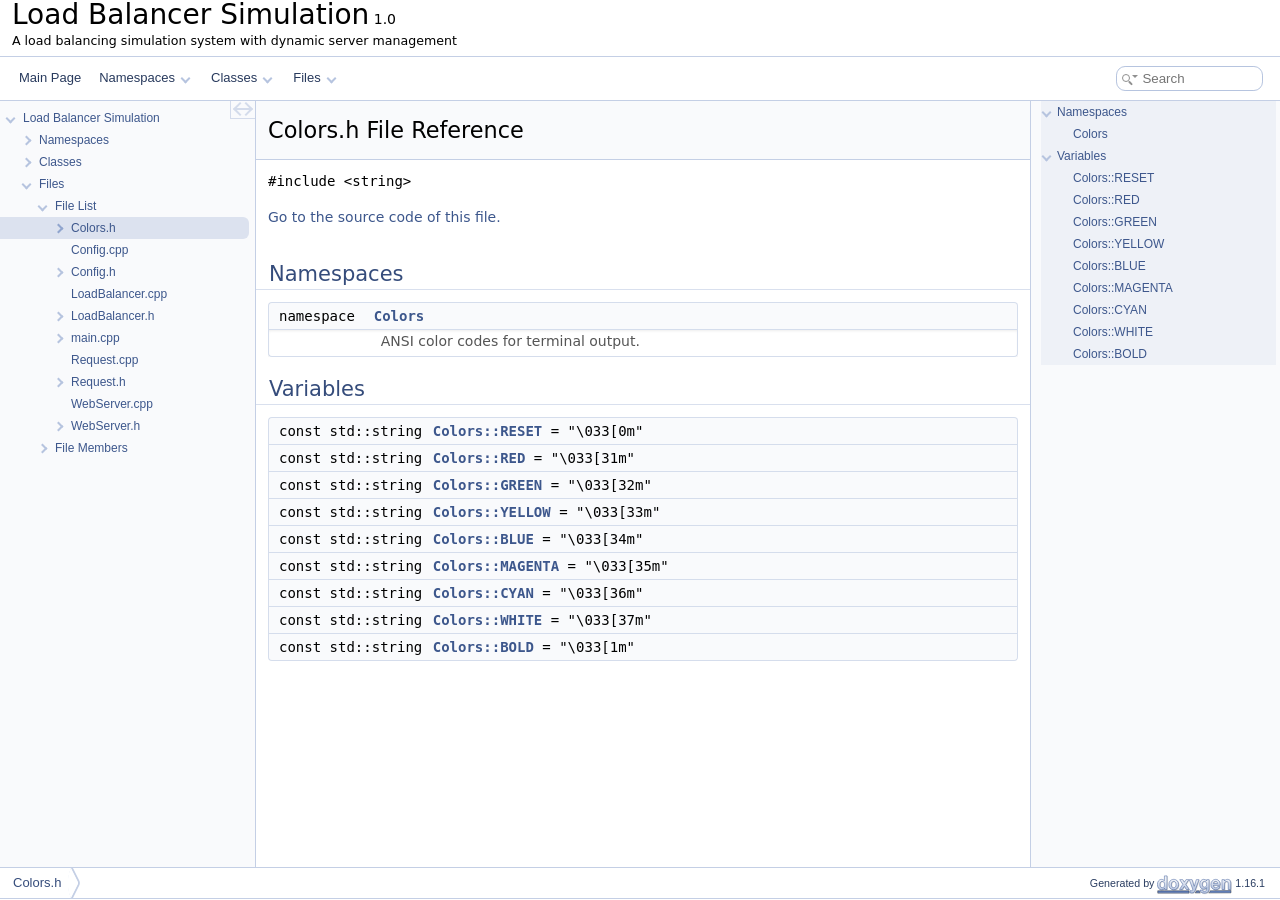
<file: docs/html/_colors_8h.html>
<!DOCTYPE html PUBLIC "-//W3C//DTD XHTML 1.0 Transitional//EN" "https://www.w3.org/TR/xhtml1/DTD/xhtml1-transitional.dtd">
<html xmlns="http://www.w3.org/1999/xhtml" lang="en-US">
<head>
<meta http-equiv="Content-Type" content="text/xhtml;charset=UTF-8"/>
<meta http-equiv="X-UA-Compatible" content="IE=11"/>
<meta name="generator" content="Doxygen 1.16.1"/>
<meta name="viewport" content="width=device-width, initial-scale=1"/>
<title>Load Balancer Simulation: Colors.h File Reference</title>
<link href="tabs.css" rel="stylesheet" type="text/css"/>
<script type="text/javascript" src="jquery.js"></script>
<script type="text/javascript" src="dynsections.js"></script>
<script type="text/javascript" src="clipboard.js"></script>
<link href="navtree.css" rel="stylesheet" type="text/css"/>
<script type="text/javascript" src="navtreedata.js"></script>
<script type="text/javascript" src="navtree.js"></script>
<script type="text/javascript" src="cookie.js"></script>
<link href="search/search.css" rel="stylesheet" type="text/css"/>
<script type="text/javascript" src="search/searchdata.js"></script>
<script type="text/javascript" src="search/search.js"></script>
<link href="doxygen.css" rel="stylesheet" type="text/css" />
</head>
<body>
<div id="top"><!-- do not remove this div, it is closed by doxygen! -->
<div id="titlearea">
<table cellspacing="0" cellpadding="0">
 <tbody>
 <tr id="projectrow">
  <td id="projectalign">
   <div id="projectname">Load Balancer Simulation<span id="projectnumber">&#160;1.0</span>
   </div>
   <div id="projectbrief">A load balancing simulation system with dynamic server management</div>
  </td>
 </tr>
 </tbody>
</table>
</div>
<!-- end header part -->
<!-- Generated by Doxygen 1.16.1 -->
<script type="text/javascript">
var searchBox = new SearchBox("searchBox", "search/",'.html');
</script>
<script type="text/javascript">
$(function() { codefold.init(); });
</script>
<script type="text/javascript" src="menudata.js"></script>
<script type="text/javascript" src="menu.js"></script>
<script type="text/javascript">
$(function() {
  initMenu('',true,false,'search.php','Search',true);
  $(function() { init_search(); });
});
</script>
<div id="main-nav"></div>
</div><!-- top -->
<div id="side-nav" class="ui-resizable side-nav-resizable">
  <div id="nav-tree">
    <div id="nav-tree-contents">
      <div id="nav-sync" class="sync"></div>
    </div>
  </div>
  <div id="splitbar" style="-moz-user-select:none;" 
       class="ui-resizable-handle">
  </div>
</div>
<script type="text/javascript">
$(function(){initNavTree('_colors_8h.html','',''); });
</script>
<div id="container">
<div id="doc-content">
<!-- window showing the filter options -->
<div id="MSearchSelectWindow"
     onmouseover="return searchBox.OnSearchSelectShow()"
     onmouseout="return searchBox.OnSearchSelectHide()"
     onkeydown="return searchBox.OnSearchSelectKey(event)">
</div>

<!-- iframe showing the search results (closed by default) -->
<div id="MSearchResultsWindow">
<div id="MSearchResults">
<div class="SRPage">
<div id="SRIndex">
<div id="SRResults"></div>
<div class="SRStatus" id="Loading">Loading...</div>
<div class="SRStatus" id="Searching">Searching...</div>
<div class="SRStatus" id="NoMatches">No Matches</div>
</div>
</div>
</div>
</div>

<div class="header">
  <div class="headertitle"><div class="title">Colors.h File Reference</div></div>
</div><!--header-->
<div class="contents">
<div class="textblock"><code>#include &lt;string&gt;</code><br />
</div>
<p><a href="_colors_8h_source.html">Go to the source code of this file.</a></p>
<table class="memberdecls">
<tr class="heading"><td colspan="2"><h2 id="header-namespaces" class="groupheader"><a id="namespaces" name="namespaces"></a>
Namespaces</h2></td></tr>
<tr class="memitem:Colors" id="r_Colors"><td class="memItemLeft">namespace &#160;</td><td class="memItemRight"><a class="el" href="namespace_colors.html">Colors</a></td></tr>
<tr class="memdesc:namespace_colors"><td class="mdescLeft">&#160;</td><td class="mdescRight">ANSI color codes for terminal output. <br /></td></tr>
</table><table class="memberdecls">
<tr class="heading"><td colspan="2"><h2 id="header-var-members" class="groupheader"><a id="var-members" name="var-members"></a>
Variables</h2></td></tr>
<tr class="memitem:a6a82b2d308b9658d23681b60d9e916f2" id="r_a6a82b2d308b9658d23681b60d9e916f2"><td class="memItemLeft">const std::string&#160;</td><td class="memItemRight"><a class="el" href="namespace_colors.html#a6a82b2d308b9658d23681b60d9e916f2">Colors::RESET</a> = &quot;\033[0m&quot;</td></tr>
<tr class="memitem:a90492e85055d5094f86847045f01a7ae" id="r_a90492e85055d5094f86847045f01a7ae"><td class="memItemLeft">const std::string&#160;</td><td class="memItemRight"><a class="el" href="namespace_colors.html#a90492e85055d5094f86847045f01a7ae">Colors::RED</a> = &quot;\033[31m&quot;</td></tr>
<tr class="memitem:a0ecbb62b45c2e854061c9d40fbbbe217" id="r_a0ecbb62b45c2e854061c9d40fbbbe217"><td class="memItemLeft">const std::string&#160;</td><td class="memItemRight"><a class="el" href="namespace_colors.html#a0ecbb62b45c2e854061c9d40fbbbe217">Colors::GREEN</a> = &quot;\033[32m&quot;</td></tr>
<tr class="memitem:a61758a87a7f0b3e822559e43be961e1a" id="r_a61758a87a7f0b3e822559e43be961e1a"><td class="memItemLeft">const std::string&#160;</td><td class="memItemRight"><a class="el" href="namespace_colors.html#a61758a87a7f0b3e822559e43be961e1a">Colors::YELLOW</a> = &quot;\033[33m&quot;</td></tr>
<tr class="memitem:a1fe89d8204f31c437cc94f01924aef48" id="r_a1fe89d8204f31c437cc94f01924aef48"><td class="memItemLeft">const std::string&#160;</td><td class="memItemRight"><a class="el" href="namespace_colors.html#a1fe89d8204f31c437cc94f01924aef48">Colors::BLUE</a> = &quot;\033[34m&quot;</td></tr>
<tr class="memitem:a4d559561805eee30cc1cd3ec3b99c945" id="r_a4d559561805eee30cc1cd3ec3b99c945"><td class="memItemLeft">const std::string&#160;</td><td class="memItemRight"><a class="el" href="namespace_colors.html#a4d559561805eee30cc1cd3ec3b99c945">Colors::MAGENTA</a> = &quot;\033[35m&quot;</td></tr>
<tr class="memitem:aa57e80370da5b6e9044b199b7d80931e" id="r_aa57e80370da5b6e9044b199b7d80931e"><td class="memItemLeft">const std::string&#160;</td><td class="memItemRight"><a class="el" href="namespace_colors.html#aa57e80370da5b6e9044b199b7d80931e">Colors::CYAN</a> = &quot;\033[36m&quot;</td></tr>
<tr class="memitem:a467c170be29b20daf3b3929bcb837986" id="r_a467c170be29b20daf3b3929bcb837986"><td class="memItemLeft">const std::string&#160;</td><td class="memItemRight"><a class="el" href="namespace_colors.html#a467c170be29b20daf3b3929bcb837986">Colors::WHITE</a> = &quot;\033[37m&quot;</td></tr>
<tr class="memitem:a696f4f7155f80e8486319cb83ff0e40f" id="r_a696f4f7155f80e8486319cb83ff0e40f"><td class="memItemLeft">const std::string&#160;</td><td class="memItemRight"><a class="el" href="namespace_colors.html#a696f4f7155f80e8486319cb83ff0e40f">Colors::BOLD</a> = &quot;\033[1m&quot;</td></tr>
</table>
</div><!-- contents -->
</div><!-- doc-content -->
<div id="page-nav" class="page-nav-panel">
<div id="page-nav-resize-handle"></div>
<div id="page-nav-tree">
<div id="page-nav-contents">
</div><!-- page-nav-contents -->
</div><!-- page-nav-tree -->
</div><!-- page-nav -->
</div><!-- container -->
<!-- start footer part -->
<div id="nav-path" class="navpath"><!-- id is needed for treeview function! -->
  <ul>
    <li class="navelem"><a href="_colors_8h.html">Colors.h</a></li>
    <li class="footer">Generated by <a href="https://www.doxygen.org/index.html"><img class="footer" src="doxygen.svg" width="104" height="31" alt="doxygen"/></a> 1.16.1 </li>
  </ul>
</div>
</body>
</html>
</file>
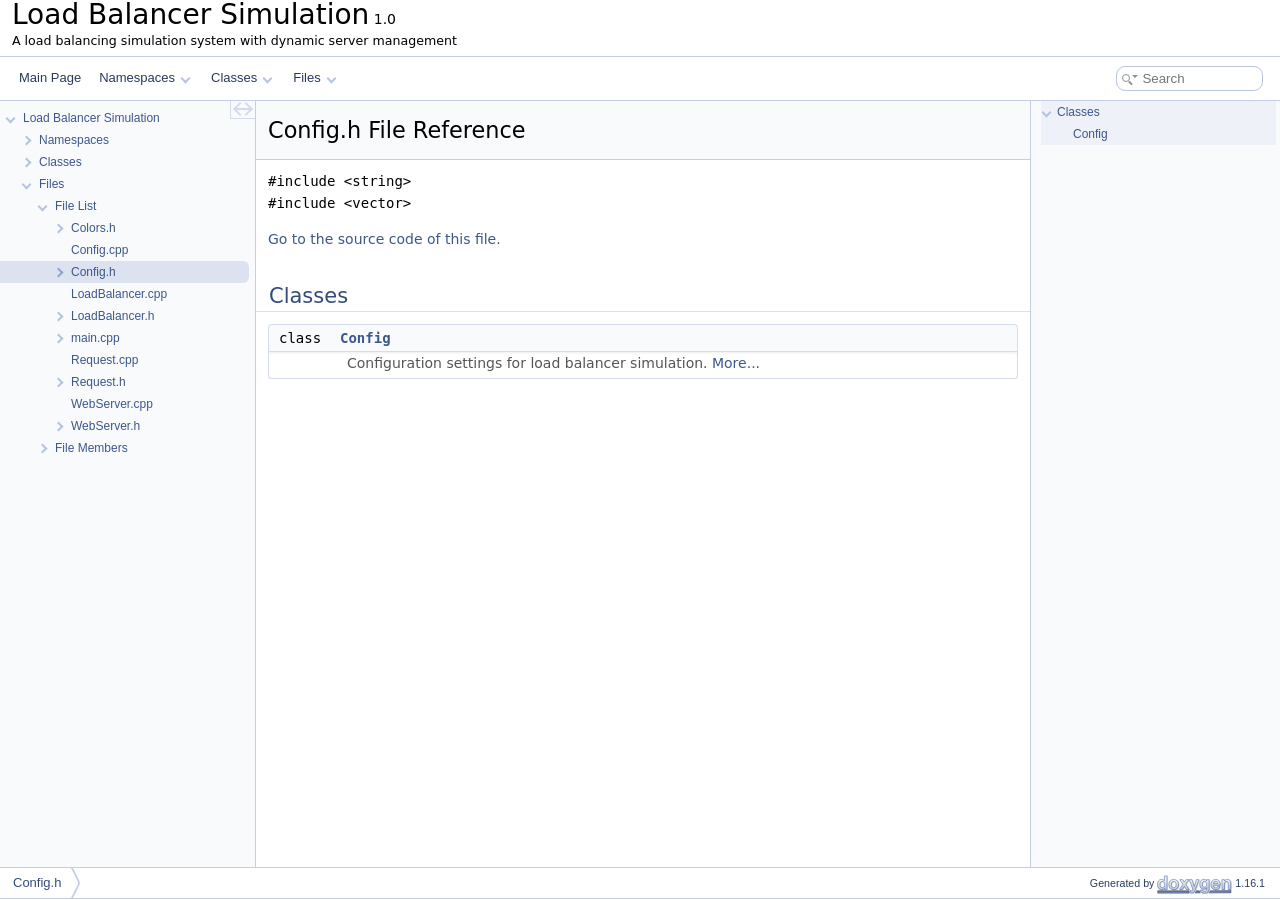
<file: docs/html/_config_8h.html>
<!DOCTYPE html PUBLIC "-//W3C//DTD XHTML 1.0 Transitional//EN" "https://www.w3.org/TR/xhtml1/DTD/xhtml1-transitional.dtd">
<html xmlns="http://www.w3.org/1999/xhtml" lang="en-US">
<head>
<meta http-equiv="Content-Type" content="text/xhtml;charset=UTF-8"/>
<meta http-equiv="X-UA-Compatible" content="IE=11"/>
<meta name="generator" content="Doxygen 1.16.1"/>
<meta name="viewport" content="width=device-width, initial-scale=1"/>
<title>Load Balancer Simulation: Config.h File Reference</title>
<link href="tabs.css" rel="stylesheet" type="text/css"/>
<script type="text/javascript" src="jquery.js"></script>
<script type="text/javascript" src="dynsections.js"></script>
<script type="text/javascript" src="clipboard.js"></script>
<link href="navtree.css" rel="stylesheet" type="text/css"/>
<script type="text/javascript" src="navtreedata.js"></script>
<script type="text/javascript" src="navtree.js"></script>
<script type="text/javascript" src="cookie.js"></script>
<link href="search/search.css" rel="stylesheet" type="text/css"/>
<script type="text/javascript" src="search/searchdata.js"></script>
<script type="text/javascript" src="search/search.js"></script>
<link href="doxygen.css" rel="stylesheet" type="text/css" />
</head>
<body>
<div id="top"><!-- do not remove this div, it is closed by doxygen! -->
<div id="titlearea">
<table cellspacing="0" cellpadding="0">
 <tbody>
 <tr id="projectrow">
  <td id="projectalign">
   <div id="projectname">Load Balancer Simulation<span id="projectnumber">&#160;1.0</span>
   </div>
   <div id="projectbrief">A load balancing simulation system with dynamic server management</div>
  </td>
 </tr>
 </tbody>
</table>
</div>
<!-- end header part -->
<!-- Generated by Doxygen 1.16.1 -->
<script type="text/javascript">
var searchBox = new SearchBox("searchBox", "search/",'.html');
</script>
<script type="text/javascript">
$(function() { codefold.init(); });
</script>
<script type="text/javascript" src="menudata.js"></script>
<script type="text/javascript" src="menu.js"></script>
<script type="text/javascript">
$(function() {
  initMenu('',true,false,'search.php','Search',true);
  $(function() { init_search(); });
});
</script>
<div id="main-nav"></div>
</div><!-- top -->
<div id="side-nav" class="ui-resizable side-nav-resizable">
  <div id="nav-tree">
    <div id="nav-tree-contents">
      <div id="nav-sync" class="sync"></div>
    </div>
  </div>
  <div id="splitbar" style="-moz-user-select:none;" 
       class="ui-resizable-handle">
  </div>
</div>
<script type="text/javascript">
$(function(){initNavTree('_config_8h.html','',''); });
</script>
<div id="container">
<div id="doc-content">
<!-- window showing the filter options -->
<div id="MSearchSelectWindow"
     onmouseover="return searchBox.OnSearchSelectShow()"
     onmouseout="return searchBox.OnSearchSelectHide()"
     onkeydown="return searchBox.OnSearchSelectKey(event)">
</div>

<!-- iframe showing the search results (closed by default) -->
<div id="MSearchResultsWindow">
<div id="MSearchResults">
<div class="SRPage">
<div id="SRIndex">
<div id="SRResults"></div>
<div class="SRStatus" id="Loading">Loading...</div>
<div class="SRStatus" id="Searching">Searching...</div>
<div class="SRStatus" id="NoMatches">No Matches</div>
</div>
</div>
</div>
</div>

<div class="header">
  <div class="headertitle"><div class="title">Config.h File Reference</div></div>
</div><!--header-->
<div class="contents">
<div class="textblock"><code>#include &lt;string&gt;</code><br />
<code>#include &lt;vector&gt;</code><br />
</div>
<p><a href="_config_8h_source.html">Go to the source code of this file.</a></p>
<table class="memberdecls">
<tr class="heading"><td colspan="2"><h2 id="header-nested-classes" class="groupheader"><a id="nested-classes" name="nested-classes"></a>
Classes</h2></td></tr>
<tr class="memitem:Config" id="r_Config"><td class="memItemLeft">class &#160;</td><td class="memItemRight"><a class="el" href="class_config.html">Config</a></td></tr>
<tr class="memdesc:"><td class="mdescLeft">&#160;</td><td class="mdescRight">Configuration settings for load balancer simulation.  <a href="class_config.html#details">More...</a><br /></td></tr>
</table>
</div><!-- contents -->
</div><!-- doc-content -->
<div id="page-nav" class="page-nav-panel">
<div id="page-nav-resize-handle"></div>
<div id="page-nav-tree">
<div id="page-nav-contents">
</div><!-- page-nav-contents -->
</div><!-- page-nav-tree -->
</div><!-- page-nav -->
</div><!-- container -->
<!-- start footer part -->
<div id="nav-path" class="navpath"><!-- id is needed for treeview function! -->
  <ul>
    <li class="navelem"><a href="_config_8h.html">Config.h</a></li>
    <li class="footer">Generated by <a href="https://www.doxygen.org/index.html"><img class="footer" src="doxygen.svg" width="104" height="31" alt="doxygen"/></a> 1.16.1 </li>
  </ul>
</div>
</body>
</html>
</file>
<file: docs/html/tabs.css>
.sm{position:relative;z-index:9999}.sm,.sm ul,.sm li{display:block;list-style:none;margin:0;padding:0;line-height:normal;direction:ltr;text-align:left;-webkit-tap-highlight-color:rgba(0,0,0,0)}.sm-rtl,.sm-rtl ul,.sm-rtl li{direction:rtl;text-align:right}.sm>li>h1,.sm>li>h2,.sm>li>h3,.sm>li>h4,.sm>li>h5,.sm>li>h6{margin:0;padding:0}.sm ul{display:none}.sm li,.sm a{position:relative}.sm a{display:block}.sm a.disabled{cursor:not-allowed}.sm:after{content:"\00a0";display:block;height:0;font:0/0 serif;clear:both;visibility:hidden;overflow:hidden}.sm,.sm *,.sm *:before,.sm *:after{-moz-box-sizing:border-box;-webkit-box-sizing:border-box;box-sizing:border-box}.main-menu-btn{position:relative;display:inline-block;width:36px;height:36px;text-indent:36px;margin-left:8px;white-space:nowrap;overflow:hidden;cursor:pointer;-webkit-tap-highlight-color:rgba(0,0,0,0)}.main-menu-btn-icon,.main-menu-btn-icon:before,.main-menu-btn-icon:after{position:absolute;top:50%;left:2px;height:2px;width:24px;background:var(--nav-menu-button-color);-webkit-transition:all .25s;transition:all .25s}.main-menu-btn-icon:before{content:'';top:-7px;left:0}.main-menu-btn-icon:after{content:'';top:7px;left:0}#main-menu-state:checked ~ .main-menu-btn .main-menu-btn-icon{height:0}#main-menu-state:checked ~ .main-menu-btn .main-menu-btn-icon:before{top:0;-webkit-transform:rotate(-45deg);transform:rotate(-45deg)}#main-menu-state:checked ~ .main-menu-btn .main-menu-btn-icon:after{top:0;-webkit-transform:rotate(45deg);transform:rotate(45deg)}#main-menu-state{position:absolute;width:1px;height:1px;margin:-1px;border:0;padding:0;overflow:hidden;clip:rect(1px,1px,1px,1px)}#main-menu-state:not(:checked) ~ #main-menu{display:none}#main-menu-state:checked ~ #main-menu{display:block}@media(min-width:768px){.main-menu-btn{position:absolute;top:-99999px}#main-menu-state:not(:checked) ~ #main-menu{display:block}}.sm-dox{background-color:var(--nav-menu-background-color)}.sm-dox a,.sm-dox a:focus,.sm-dox a:hover,.sm-dox a:active{padding:0 12px;padding-right:43px;font-family:var(--font-family-nav);font-size:13px;line-height:36px;text-decoration:none;color:var(--nav-text-normal-color);outline:0}.sm-dox a:hover{background-color:var(--nav-menu-active-bg);border-radius:5px}.sm-dox a.current{color:#d23600}.sm-dox a.disabled{color:#bbb}.sm-dox a span.sub-arrow{position:absolute;top:50%;margin-top:-14px;left:auto;right:3px;width:28px;height:28px;overflow:hidden;font:bold 12px/28px monospace !important;text-align:center;text-shadow:none;-moz-border-radius:5px;-webkit-border-radius:5px;border-radius:5px}.sm-dox a span.sub-arrow:before{display:block;content:'+'}.sm-dox a.highlighted span.sub-arrow:before{display:block;content:'-'}.sm-dox>li:first-child>a,.sm-dox>li:first-child>:not(ul) a{-moz-border-radius:5px 5px 0 0;-webkit-border-radius:5px;border-radius:5px 5px 0 0}.sm-dox>li:last-child>a,.sm-dox>li:last-child>*:not(ul) a,.sm-dox>li:last-child>ul,.sm-dox>li:last-child>ul>li:last-child>a,.sm-dox>li:last-child>ul>li:last-child>*:not(ul) a,.sm-dox>li:last-child>ul>li:last-child>ul,.sm-dox>li:last-child>ul>li:last-child>ul>li:last-child>a,.sm-dox>li:last-child>ul>li:last-child>ul>li:last-child>*:not(ul) a,.sm-dox>li:last-child>ul>li:last-child>ul>li:last-child>ul,.sm-dox>li:last-child>ul>li:last-child>ul>li:last-child>ul>li:last-child>a,.sm-dox>li:last-child>ul>li:last-child>ul>li:last-child>ul>li:last-child>*:not(ul) a,.sm-dox>li:last-child>ul>li:last-child>ul>li:last-child>ul>li:last-child>ul,.sm-dox>li:last-child>ul>li:last-child>ul>li:last-child>ul>li:last-child>ul>li:last-child>a,.sm-dox>li:last-child>ul>li:last-child>ul>li:last-child>ul>li:last-child>ul>li:last-child>*:not(ul) a,.sm-dox>li:last-child>ul>li:last-child>ul>li:last-child>ul>li:last-child>ul>li:last-child>ul{-moz-border-radius:0 0 5px 5px;-webkit-border-radius:0;border-radius:0 0 5px 5px}.sm-dox>li:last-child>a.highlighted,.sm-dox>li:last-child>*:not(ul) a.highlighted,.sm-dox>li:last-child>ul>li:last-child>a.highlighted,.sm-dox>li:last-child>ul>li:last-child>*:not(ul) a.highlighted,.sm-dox>li:last-child>ul>li:last-child>ul>li:last-child>a.highlighted,.sm-dox>li:last-child>ul>li:last-child>ul>li:last-child>*:not(ul) a.highlighted,.sm-dox>li:last-child>ul>li:last-child>ul>li:last-child>ul>li:last-child>a.highlighted,.sm-dox>li:last-child>ul>li:last-child>ul>li:last-child>ul>li:last-child>*:not(ul) a.highlighted,.sm-dox>li:last-child>ul>li:last-child>ul>li:last-child>ul>li:last-child>ul>li:last-child>a.highlighted,.sm-dox>li:last-child>ul>li:last-child>ul>li:last-child>ul>li:last-child>ul>li:last-child>*:not(ul) a.highlighted{-moz-border-radius:0;-webkit-border-radius:0;border-radius:0}.sm-dox ul{background:var(--nav-menu-background-color)}.sm-dox ul a,.sm-dox ul a:focus,.sm-dox ul a:hover,.sm-dox ul a:active{font-size:12px;border-left:8px solid transparent;line-height:36px;text-shadow:none;background-color:var(--nav-menu-background-color);background-image:none}.sm-dox ul a:hover{background-color:var(--nav-menu-active-bg);border-radius:5px}.sm-dox ul ul a,.sm-dox ul ul a:hover,.sm-dox ul ul a:focus,.sm-dox ul ul a:active{border-left:16px solid transparent}.sm-dox ul ul ul a,.sm-dox ul ul ul a:hover,.sm-dox ul ul ul a:focus,.sm-dox ul ul ul a:active{border-left:24px solid transparent}.sm-dox ul ul ul ul a,.sm-dox ul ul ul ul a:hover,.sm-dox ul ul ul ul a:focus,.sm-dox ul ul ul ul a:active{border-left:32px solid transparent}.sm-dox ul ul ul ul ul a,.sm-dox ul ul ul ul ul a:hover,.sm-dox ul ul ul ul ul a:focus,.sm-dox ul ul ul ul ul a:active{border-left:40px solid transparent}@media(min-width:768px){.sm-dox ul{position:absolute;width:12em}.sm-dox li{float:left}.sm-dox.sm-rtl li{float:right}.sm-dox ul li,.sm-dox.sm-rtl ul li,.sm-dox.sm-vertical li{float:none}.sm-dox a{white-space:nowrap}.sm-dox ul a,.sm-dox.sm-vertical a{white-space:normal}.sm-dox .sm-nowrap>li>a,.sm-dox .sm-nowrap>li>:not(ul) a{white-space:nowrap}.sm-dox{padding:0 10px;background-color:var(--nav-menu-background-color);line-height:36px}.sm-dox a span.sub-arrow{top:15px;right:10px;box-sizing:content-box;padding:0;margin:0;display:inline-block;width:5px;height:5px;background-color:var(--nav-menu-background-color);border-right:2px solid var(--nav-arrow-color);border-bottom:2px solid var(--nav-arrow-color);transform:rotate(45deg);-moz-border-radius:0;-webkit-border-radius:0;border-radius:0}.sm-dox a,.sm-dox a:focus,.sm-dox a:active,.sm-dox a:hover,.sm-dox a.highlighted{padding:0 6px}.sm-dox a:hover{background-color:var(--nav-menu-active-bg);border-radius:5px !important}.sm-dox a:hover span.sub-arrow{background-color:var(--nav-menu-active-bg);border-right:2px solid var(--nav-arrow-selected-color);border-bottom:2px solid var(--nav-arrow-selected-color)}.sm-dox a.has-submenu{padding-right:24px}.sm-dox li{border-top:0;padding:3px}.sm-dox>li>ul:before,.sm-dox>li>ul:after{content:'';position:absolute;top:-18px;left:30px;width:0;height:0;overflow:hidden;border-width:9px;border-style:dashed dashed solid dashed;border-color:transparent transparent #bbb transparent}.sm-dox>li>ul:after{top:-16px;left:31px;border-width:8px;border-color:transparent transparent var(--nav-menu-background-color) transparent}.sm-dox ul{border:1px solid #bbb;padding:5px 0;background:var(--nav-menu-background-color);-moz-border-radius:5px !important;-webkit-border-radius:5px;border-radius:5px !important;-moz-box-shadow:0 5px 9px rgba(0,0,0,0.2);-webkit-box-shadow:0 5px 9px rgba(0,0,0,0.2);box-shadow:0 5px 9px rgba(0,0,0,0.2)}.sm-dox ul a span.sub-arrow{transform:rotate(-45deg)}.sm-dox ul a,.sm-dox ul a:hover,.sm-dox ul a:focus,.sm-dox ul a:active,.sm-dox ul a.highlighted{color:var(--nav-menu-foreground-color);background-image:none;border:0 !important}.sm-dox ul a:hover{background-color:var(--nav-menu-active-bg);border-radius:5px}.sm-dox span.scroll-up,.sm-dox span.scroll-down{position:absolute;display:none;visibility:hidden;overflow:hidden;background:var(--nav-menu-background-color);height:36px}.sm-dox span.scroll-up:hover,.sm-dox span.scroll-down:hover{background:#eee}.sm-dox span.scroll-up:hover span.scroll-up-arrow,.sm-dox span.scroll-up:hover span.scroll-down-arrow{border-color:transparent transparent #d23600 transparent}.sm-dox span.scroll-down:hover span.scroll-down-arrow{border-color:#d23600 transparent transparent transparent}.sm-dox span.scroll-up-arrow,.sm-dox span.scroll-down-arrow{position:absolute;top:0;left:50%;margin-left:-6px;width:0;height:0;overflow:hidden;border-width:6px;border-style:dashed dashed solid dashed;border-color:transparent transparent var(--nav-menu-foreground-color) transparent}.sm-dox span.scroll-down-arrow{top:8px;border-style:solid dashed dashed dashed;border-color:var(--nav-menu-foreground-color) transparent transparent transparent}.sm-dox.sm-rtl a.has-submenu{padding-right:6px;padding-left:24px}.sm-dox.sm-rtl a span.sub-arrow{right:auto;left:6px}.sm-dox.sm-rtl.sm-vertical a.has-submenu{padding:10px 20px}.sm-dox.sm-rtl.sm-vertical a span.sub-arrow{right:auto;left:8px;border-style:dashed solid dashed dashed;border-color:transparent #555 transparent transparent}.sm-dox.sm-rtl>li>ul:before{left:auto;right:30px}.sm-dox.sm-rtl>li>ul:after{left:auto;right:31px}.sm-dox.sm-rtl ul a.has-submenu{padding:10px 20px !important}.sm-dox.sm-rtl ul a span.sub-arrow{right:auto;left:8px;border-style:dashed solid dashed dashed;border-color:transparent #555 transparent transparent}.sm-dox.sm-vertical{padding:10px 0;-moz-border-radius:5px;-webkit-border-radius:5px;border-radius:5px}.sm-dox.sm-vertical a{padding:10px 20px}.sm-dox.sm-vertical a:hover,.sm-dox.sm-vertical a:focus,.sm-dox.sm-vertical a:active,.sm-dox.sm-vertical a.highlighted{background:#fff}.sm-dox.sm-vertical a span.sub-arrow{right:8px;top:50%;margin-top:-5px;border-width:5px;border-style:dashed dashed dashed solid;border-color:transparent transparent transparent #555}.sm-dox.sm-vertical>li>ul:before,.sm-dox.sm-vertical>li>ul:after{display:none}.sm-dox.sm-vertical ul a{padding:10px 20px}.sm-dox.sm-vertical ul a:hover,.sm-dox.sm-vertical ul a:focus,.sm-dox.sm-vertical ul a:active,.sm-dox.sm-vertical ul a.highlighted{background:#eee}.sm-dox.sm-vertical ul a.disabled{background:var(--nav-menu-background-color)}}
</file>
<file: docs/html/navtree.css>
#nav-tree .children_ul {
  margin:0;
  padding:4px;
}

#nav-tree ul {
  list-style:none outside none;
  margin:0px;
  padding:0px;
}

#nav-tree li {
  white-space:nowrap;
  margin:0;
  padding:0;
}

#nav-tree .plus {
  margin:0px;
}

#nav-tree .selected {
  position: relative;
  background-color: var(--nav-menu-active-bg);
  border-radius: 0 6px 6px 0;
  /*margin-right: 5px;*/
}

#nav-tree img {
  margin:0px;
  padding:0px;
  border:0px;
  vertical-align: middle;
}

#nav-tree a {
  text-decoration:none;
  padding:0px;
  margin:0px;
}

#nav-tree .label {
  margin:0px;
  padding:0px;
  font: 12px var(--font-family-nav);
  line-height: 22px;
}

#nav-tree .label a {
  padding:2px;
}

#nav-tree .selected a {
  text-decoration:none;
  color:var(--page-link-color);
}

#nav-tree .children_ul {
  margin:0px;
  padding:0px;
}

#nav-tree .item {
  margin: 0 6px 0 -5px;
  padding: 0 0 0 5px;
  height: 22px;
}

#nav-tree {
  padding: 0px 0px;
  font-size:14px;
  overflow:auto;
}

#doc-content {
  overflow:auto;
  display:block;
  padding:0px;
  margin:0px;
  -webkit-overflow-scrolling : touch; /* iOS 5+ */
}

#side-nav {
  padding:0 6px 0 0;
  margin: 0px;
  display:block;
  position: absolute;
  left: 0px;
  overflow : hidden;
}

.ui-resizable .ui-resizable-handle {
  display:block;
}

.ui-resizable-e {
  transition: opacity 0.5s ease;
  background-color: var(--nav-splitbar-bg-color);
  opacity:0;
  cursor:col-resize;
  height:100%;
  right:0;
  top:0;
  width:6px;
  position: relative;
}

.ui-resizable-e:after {
  content: '';
  display: block;
  top: 50%;
  left: 1px;
  width: 2px;
  height: 15px;
  border-left: 1px solid var(--nav-splitbar-handle-color);
  border-right: 1px solid var(--nav-splitbar-handle-color);
  position: absolute;
}

.ui-resizable-e:hover {
  opacity: 1;
}

.ui-resizable-handle {
  display:none;
  font-size:0.1px;
  position:absolute;
  z-index:1;
}

#nav-tree-contents {
  margin: 6px 0px 0px 0px;
}

#nav-tree {
  background-color: var(--nav-background-color);
  -webkit-overflow-scrolling : touch; /* iOS 5+ */
  scrollbar-width: thin;
  border-right: 1px solid var(--nav-border-color);
  padding-left: 5px;
}

#nav-sync {
  position:absolute;
  top:0px;
  right:0px;
  z-index:1;
}

#nav-sync img {
  opacity:0.3;
}

div.nav-sync-icon {
	position: relative;
	width: 24px;
	height: 17px;
	left: -6px;
	top: -1px;
	opacity: 0.7;
	display: inline-block;
	background-color: var(--sync-icon-background-color);
	border: 1px solid var(--sync-icon-border-color);
	box-sizing: content-box;
}

div.nav-sync-icon:hover {
	background-color: var(--sync-icon-selected-background-color);
	opacity: 1.0;
}

div.nav-sync-icon.active:after {
	content: '';
	background-color: var(--sync-icon-background-color);
	border-top: 2px solid var(--sync-icon-color);
	position: absolute;
	width: 16px;
	height: 0px;
	top: 7px;
	left: 4px;
}

div.nav-sync-icon.active:hover:after {
	border-top: 2px solid var(--sync-icon-selected-color);
}

span.sync-icon-left {
	position: absolute;
	padding: 0;
	margin: 0;
	top: 3px;
	left: 4px;
	display: inline-block;
	width: 8px;
	height: 8px;
	border-left: 2px solid var(--sync-icon-color);
	border-top: 2px solid var(--sync-icon-color);
	transform: rotate(-45deg);
}

span.sync-icon-right {
	position: absolute;
	padding: 0;
	margin: 0;
	top: 3px;
	left: 10px;
	display: inline-block;
	width: 8px;
	height: 8px;
	border-right: 2px solid var(--sync-icon-color);
	border-bottom: 2px solid var(--sync-icon-color);
	transform: rotate(-45deg);
}

div.nav-sync-icon:hover span.sync-icon-left {
	border-left: 2px solid var(--sync-icon-selected-color);
	border-top: 2px solid var(--sync-icon-selected-color);
}

div.nav-sync-icon:hover span.sync-icon-right {
	border-right: 2px solid var(--sync-icon-selected-color);
	border-bottom: 2px solid var(--sync-icon-selected-color);
}

#nav-path ul {
  border-top: 1px solid var(--nav-breadcrumb-separator-color);
}

@media print
{
  #nav-tree { display: none; }
  div.ui-resizable-handle { display: none; position: relative; }
}

/*---------------------------*/
#container {
	display: grid;
	grid-template-columns: auto auto;
	overflow: hidden;
}

#page-nav {
	background: var(--nav-background-color);
	display: block;
	width: 250px;
	box-sizing: content-box;
        position: relative;
	border-left: 1px solid var(--nav-border-color);
}

#page-nav-tree {
	display: inline-block;
}

#page-nav-resize-handle {
  transition: opacity 0.5s ease;
  background-color: var(--nav-splitbar-bg-color);
  opacity:0;
  cursor:col-resize;
  height:100%;
  right:0;
  top:0;
  width:6px;
  position: relative;
  z-index: 1;
  user-select: none;
}

#page-nav-resize-handle:after {
  content: '';
  display: block;
  top: 50%;
  left: 1px;
  width: 2px;
  height: 15px;
  border-left: 1px solid var(--nav-splitbar-handle-color);
  border-right: 1px solid var(--nav-splitbar-handle-color);
  position: absolute;
}

#page-nav-resize-handle.dragging,
#page-nav-resize-handle:hover {
  opacity: 1;
}

#page-nav-contents {
  padding: 0;
  margin: 0;
  display: block;
  top: 0;
  left: 0;
  height: 100%;
  width: 100%;
  position: absolute;
  overflow: auto;
  scrollbar-width: thin;
  -webkit-overflow-scrolling : touch; /* iOS 5+ */
}

ul.page-outline,
ul.page-outline ul {
  text-indent: 0;
  list-style: none outside none;
  padding: 0 0 0 4px;
}

ul.page-outline {
  margin: 0 4px 4px 6px;
}

ul.page-outline div.item {
  font: 12px var(--font-family-nav);
  line-height: 22px;
}

ul.page-outline li {
  white-space: nowrap;
}

ul.page-outline li.vis {
  background-color: var(--nav-breadcrumb-active-bg);
}

#container.resizing {
  cursor: col-resize;
  user-select: none;
}
</file>
<file: docs/html/search/search.css>
/*---------------- Search Box positioning */

#main-menu > li:last-child {
    /* This <li> object is the parent of the search bar */
    display: flex;
    justify-content: center;
    align-items: center;
    height: 43px;
    margin-right: 0;
}

/*---------------- Search box styling */

.SRPage * {
    font-weight: normal;
    line-height: normal;
}

dark-mode-toggle {
    margin-left: 5px;
    display: flex;
    float: right;
}

#MSearchBox {
    display: inline-block;
    white-space : nowrap;
    background: var(--search-background-color);
    border-radius: 0.65em;
    border: 1px solid var(--search-box-border-color);
    z-index: 102;
    margin-right: 4px;
}

#MSearchBox .left {
    display: inline-block;
    vertical-align: middle;
    height: 1.6em;
}

#MSearchField {
    display: inline-block;
    vertical-align: top;
    width: 7.5em;
    height: 22px;
    margin: 0 0 0 0.15em;
    padding: 0;
    line-height: 1em;
    border:none;
    color: var(--search-foreground-color);
    outline: none;
    font-family: var(--font-family-search);
    -webkit-border-radius: 0px;
    border-radius: 0px;
    background: none;
}

@media(hover: none) {
    /* to avoid zooming on iOS */
    #MSearchField {
        font-size: 16px;
    }
}

#MSearchBox .right {
    display: inline-block;
    vertical-align: middle;
    width: 1.4em;
    height: 1.6em;
}

#MSearchClose {
    display: none;
    font-size: inherit;
    background : none;
    border: none;
    margin: 0;
    padding: 0;
    outline: none;

}

#MSearchCloseImg {
    margin: 6px 0 0 4px;
}

.close-icon {
  width: 11px;
  height: 11px;
  background-color: var(--search-close-icon-bg-color);
  border-radius: 50%;
  position: relative;
  display: flex;
  justify-content: center;
  align-items: center;
  box-sizing: content-box;
}

.close-icon:before,
.close-icon:after {
  content: '';
  position: absolute;
  width: 7px;
  height: 1px;
  background-color: var(--search-close-icon-fg-color);
}

.close-icon:before {
  transform: rotate(45deg);
}

.close-icon:after {
  transform: rotate(-45deg);
}


.MSearchBoxActive #MSearchField {
    color: var(--search-active-color);
}

.search-icon {
    width: 20px;
    height: 20px;
    display: inline-block;
    position: relative;
    margin-left: 3px;
}

#MSearchSelectExt.search-icon {
    width: 10px;
}

#MSearchSelectExt + input {
   margin-left: 5px;
}

.search-icon::before, .search-icon::after {
    content: '';
    position: absolute;
    border: 1.5px solid var(--search-foreground-color);
    box-sizing: content-box;
}

.search-icon::before {
    width: 6px;
    height: 6px;
    border-radius: 50%;
    top: 7px;
    left: 2px;
    background: var(--search-background-color);
}

.search-icon::after {
    border: 1px solid var(--search-foreground-color);
    width: 0px;
    height: 3px;
    border-radius: 2px;
    top: 15px;
    left: 8px;
    transform: rotate(-45deg);
    transform-origin: top left;
}

.search-icon-dropdown {
    content: '';
    width: 0;
    height: 0;
    border-left: 3px solid transparent;
    border-right: 3px solid transparent;
    border-top: 3px solid var(--search-foreground-color);
    top: 8px;
    left: 15px;
    transform: translateX(-50%);
    position: absolute;
}




/*---------------- Search filter selection */

#MSearchSelectWindow {
    display: none;
    position: absolute;
    left: 0; top: 0;
    border: 1px solid var(--search-filter-border-color);
    background-color: var(--search-filter-background-color);
    backdrop-filter: var(--search-filter-backdrop-filter);
    -webkit-backdrop-filter: var(--search-filter-backdrop-filter);
    z-index: 10001;
    padding-top: 4px;
    padding-bottom: 4px;
    border-radius: 4px;
}

.SelectItem {
    font: 8pt var(--font-family-search);
    padding-left:  2px;
    padding-right: 12px;
    border: 0px;
}

span.SelectionMark {
    margin-right: 4px;
    font-family: var(--font-family-monospace);
    outline-style: none;
    text-decoration: none;
}

a.SelectItem {
    display: block;
    outline-style: none;
    color: var(--search-filter-foreground-color);
    text-decoration: none;
    padding-left:   6px;
    padding-right: 12px;
}

a.SelectItem:focus,
a.SelectItem:active {
    color: var(--search-filter-foreground-color);
    outline-style: none;
    text-decoration: none;
}

a.SelectItem:hover {
    color: var(--search-filter-highlight-text-color);
    background-color: var(--search-filter-highlight-bg-color);
    outline-style: none;
    text-decoration: none;
    cursor: pointer;
    display: block;
}

/*---------------- Search results window */

iframe#MSearchResults {
    /*width: 60ex;*/
    height: 15em;
}

@keyframes slideInSearchResults {
    from {
        opacity: 0;
        transform: translate(0, 15px);
    }

    to {
        opacity: 1;
        transform: translate(0, 20px);
    }
}

#MSearchResultsWindow {
    display: none;
    position: absolute;
    left: auto;
    right: 4px;
    top: 0;
    border: 1px solid var(--search-results-border-color);
    background-color: var(--search-results-background-color);
    backdrop-filter: var(--search-results-backdrop-filter);
    -webkit-backdrop-filter: var(--search-results-backdrop-filter);
    z-index:10000;
    width: 300px;
    height: 400px;
    overflow: auto;
    border-radius: 8px;
    transform: translate(0, 20px);
    animation: ease-out 280ms slideInSearchResults;
    box-shadow: 0 2px 8px 0 rgba(0,0,0,.075);
}


/* ----------------------------------- */


#SRIndex {
    clear:both; 
}

.SREntry {
    font-size: 10pt;
    padding-left: 1ex;
}

.SRPage .SREntry {
    font-size: 10pt;
    padding: 2px 5px;
}

div.SRPage {
    margin: 5px 2px;
}

.SRChildren {
    padding-left: 3ex; padding-bottom: .5em 
}

.SRPage .SRChildren {
    display: none;
}

.SRSymbol {
    font-weight: bold;
    color: var(--search-results-foreground-color);
    font-family: var(--font-family-search);
    text-decoration: none;
    outline: none;
}

a.SRScope {
    display: block;
    color: var(--search-results-foreground-color);
    font-family: var(--font-family-search);
    font-size: 8pt;
    text-decoration: none;
    outline: none;
}

a.SRSymbol:focus, a.SRSymbol:active,
a.SRScope:focus, a.SRScope:active {
    text-decoration: underline;
}

span.SRScope {
    padding-left: 4px;
    font-family: var(--font-family-search);
}

.SRPage .SRStatus {
    padding: 2px 5px;
    font-size: 8pt;
    font-style: italic;
    font-family: var(--font-family-search);
}

.SRResult {
    display: none;
}

div.searchresults {
    margin-left: 10px;
    margin-right: 10px;
}

#searchBoxPos1 dark-mode-toggle {
    margin-top: 4px;
}

/*---------------- External search page results */

.pages b {
   color: var(--nav-foreground-color);
   padding: 5px 5px 3px 5px;
   background-color: var(--nav-menu-active-bg);
   border-radius: 4px;
}

.pages {
    line-height: 17px;
    margin-left: 4px;
    text-decoration: none;
}

.hl {
    font-weight: bold;
}

#searchresults {
    margin-bottom: 20px;
}

.searchpages {
    margin-top: 10px;
}
</file>
<file: docs/html/doxygen.css>
/* The standard CSS for doxygen 1.16.1*/

html {
/* page base colors */
--page-background-color: white;
--page-foreground-color: black;
--page-link-color: #3D578C;
--page-visited-link-color: #3D578C;
--page-external-link-color: #334975;

/* index */
--index-odd-item-bg-color: #F8F9FC;
--index-even-item-bg-color: white;
--index-header-color: black;
--index-separator-color: #A0A0A0;

/* header */
--header-background-color: #F9FAFC;
--header-separator-color: #C4CFE5;
--group-header-separator-color: #D9E0EE;
--group-header-color: #354C7B;

--footer-foreground-color: #2A3D61;
--footer-logo-width: 75px;
--citation-label-color: #334975;
--glow-color: cyan;

--title-background-color: white;
--title-separator-color: #C4CFE5;

--blockquote-background-color: #F7F8FB;
--blockquote-border-color: #9CAFD4;

--scrollbar-thumb-color: #C4CFE5;
--scrollbar-background-color: #F9FAFC;

--icon-background-color: #728DC1;
--icon-foreground-color: white;
--icon-folder-open-fill-color: #C4CFE5;
--icon-folder-fill-color: #D8DFEE;
--icon-folder-border-color: #4665A2;
--icon-doc-fill-color: #D8DFEE;
--icon-doc-border-color: #4665A2;

/* brief member declaration list */
--memdecl-background-color: #F9FAFC;
--memdecl-foreground-color: #555;
--memdecl-template-color: #4665A2;
--memdecl-border-color: #D5DDEC;

/* detailed member list */
--memdef-border-color: #A8B8D9;
--memdef-title-background-color: #E2E8F2;
--memdef-proto-background-color: #EEF1F7;
--memdef-proto-text-color: #253555;
--memdef-param-name-color: #602020;
--memdef-template-color: #4665A2;

/* tables */
--table-cell-border-color: #2D4068;
--table-header-background-color: #374F7F;
--table-header-foreground-color: #FFFFFF;

/* labels */
--label-background-color: #728DC1;
--label-left-top-border-color: #5373B4;
--label-right-bottom-border-color: #C4CFE5;
--label-foreground-color: white;

/** navigation bar/tree/menu */
--nav-background-color: #F9FAFC;
--nav-foreground-color: #364D7C;
--nav-border-color: #C4CFE5;
--nav-breadcrumb-separator-color: #C4CFE5;
--nav-breadcrumb-active-bg: #EEF1F7;
--nav-breadcrumb-color: #354C7B;
--nav-splitbar-bg-color: #DCE2EF;
--nav-splitbar-handle-color: #9CAFD4;
--nav-font-size-level1: 13px;
--nav-font-size-level2: 10px;
--nav-font-size-level3: 9px;
--nav-text-normal-color: #283A5D;
--nav-menu-button-color: #364D7C;
--nav-menu-background-color: white;
--nav-menu-foreground-color: #555555;
--nav-menu-active-bg: #DCE2EF;
--nav-menu-active-color: #9CAFD4;
--nav-arrow-color: #B6C4DF;
--nav-arrow-selected-color: #90A5CE;

/* sync icon */
--sync-icon-border-color: #C4CFE5;
--sync-icon-background-color: #F9FAFC;
--sync-icon-selected-background-color: #EEF1F7;
--sync-icon-color: #C4CFE5;
--sync-icon-selected-color: #6884BD;

/* table of contents */
--toc-background-color: #F4F6FA;
--toc-border-color: #D8DFEE;
--toc-header-color: #4665A2;
--toc-down-arrow-image: url("data:image/svg+xml;utf8,<svg xmlns='http://www.w3.org/2000/svg' version='1.1' height='10px' width='5px' fill='grey'><text x='0' y='5' font-size='10'>&%238595;</text></svg>");

/** search field */
--search-background-color: white;
--search-foreground-color: #909090;
--search-active-color: black;
--search-filter-background-color: rgba(255,255,255,.7);
--search-filter-backdrop-filter: blur(4px);
--search-filter-foreground-color: black;
--search-filter-border-color: rgba(150,150,150,.4);
--search-filter-highlight-text-color: white;
--search-filter-highlight-bg-color: #3D578C;
--search-results-foreground-color: #425E97;
--search-results-background-color: rgba(255,255,255,.8);
--search-results-backdrop-filter: blur(4px);
--search-results-border-color: rgba(150,150,150,.4);
--search-box-border-color: #B6C4DF;
--search-close-icon-bg-color: #A0A0A0;
--search-close-icon-fg-color: white;

/** code fragments */
--code-keyword-color: #008000;
--code-type-keyword-color: #604020;
--code-flow-keyword-color: #E08000;
--code-comment-color: #800000;
--code-preprocessor-color: #806020;
--code-string-literal-color: #002080;
--code-char-literal-color: #008080;
--code-xml-cdata-color: black;
--code-vhdl-digit-color: #FF00FF;
--code-vhdl-char-color: #000000;
--code-vhdl-keyword-color: #700070;
--code-vhdl-logic-color: #FF0000;
--fragment-foreground-color: black;
--fragment-background-color: #FBFCFD;
--fragment-border-color: #C4CFE5;
--fragment-lineno-border-color: #00FF00;
--fragment-lineno-background-color: #E8E8E8;
--fragment-lineno-foreground-color: black;
--fragment-lineno-link-fg-color: #4665A2;
--fragment-lineno-link-bg-color: #D8D8D8;
--fragment-lineno-link-hover-fg-color: #4665A2;
--fragment-lineno-link-hover-bg-color: #C8C8C8;
--fragment-copy-ok-color: #2EC82E;
--fragment-highlight-filter: -3;
--tooltip-foreground-color: black;
--tooltip-background-color: rgba(255,255,255,0.8);
--tooltip-arrow-background-color: white;
--tooltip-border-color: rgba(150,150,150,0.7);
--tooltip-backdrop-filter: blur(3px);
--tooltip-doc-color: grey;
--tooltip-declaration-color: #006318;
--tooltip-link-color: #4665A2;
--tooltip-shadow: 0 4px 8px 0 rgba(0,0,0,.25);
--fold-line-color: #808080;

/** font-family */
--font-family-normal: system-ui,-apple-system,Segoe UI,Roboto,Ubuntu,Cantarell,Noto Sans,sans-serif,BlinkMacSystemFont,"Segoe UI",Helvetica,Arial,sans-serif,"Apple Color Emoji","Segoe UI Emoji","Segoe UI Symbol";
--font-family-monospace: 'JetBrains Mono',Consolas,Monaco,'Andale Mono','Ubuntu Mono',monospace,fixed;
--font-family-nav: 'Lucida Grande',Geneva,Helvetica,Arial,sans-serif;
--font-family-title: system-ui,-apple-system,Segoe UI,Roboto,Ubuntu,Cantarell,Noto Sans,sans-serif,BlinkMacSystemFont,"Segoe UI",Helvetica,Arial,sans-serif,"Apple Color Emoji","Segoe UI Emoji","Segoe UI Symbol";
--font-family-toc: Verdana,'DejaVu Sans',Geneva,sans-serif;
--font-family-search: Arial,Verdana,sans-serif;
--font-family-icon: Arial,Helvetica;
--font-family-tooltip: Roboto,sans-serif;

/** special sections */
--warning-color-bg: #f8d1cc;
--warning-color-hl: #b61825;
--warning-color-text: #75070f;
--note-color-bg: #faf3d8;
--note-color-hl: #f3a600;
--note-color-text: #5f4204;
--todo-color-bg: #e4f3ff;
--todo-color-hl: #1879C4;
--todo-color-text: #274a5c;
--test-color-bg: #e8e8ff;
--test-color-hl: #3939C4;
--test-color-text: #1a1a5c;
--deprecated-color-bg: #ecf0f3;
--deprecated-color-hl: #5b6269;
--deprecated-color-text: #43454a;
--bug-color-bg: #e4dafd;
--bug-color-hl: #5b2bdd;
--bug-color-text: #2a0d72;
--invariant-color-bg: #d8f1e3;
--invariant-color-hl: #44b86f;
--invariant-color-text: #265532;
--satisfies-color-hl: #b61825;
--satisfies-color-bg: #f8d1cc;
--verifies-color-hl: #b61825;
--verifies-color-bg: #f8d1cc;

}

@media (prefers-color-scheme: dark) {
  html:not(.dark-mode) {
    color-scheme: dark;

/* page base colors */
--page-background-color: black;
--page-foreground-color: #C9D1D9;
--page-link-color: #90A5CE;
--page-visited-link-color: #90A5CE;
--page-external-link-color: #A3B4D7;

/* index */
--index-odd-item-bg-color: #0B101A;
--index-even-item-bg-color: black;
--index-header-color: #C4CFE5;
--index-separator-color: #334975;

/* header */
--header-background-color: #070B11;
--header-separator-color: #141C2E;
--group-header-separator-color: #1D2A43;
--group-header-color: #90A5CE;

--footer-foreground-color: #5B7AB7;
--footer-logo-width: 60px;
--citation-label-color: #90A5CE;
--glow-color: cyan;

--title-background-color: #090D16;
--title-separator-color: #212F4B;

--blockquote-background-color: #101826;
--blockquote-border-color: #283A5D;

--scrollbar-thumb-color: #2C3F65;
--scrollbar-background-color: #070B11;

--icon-background-color: #334975;
--icon-foreground-color: #C4CFE5;
--icon-folder-open-fill-color: #4665A2;
--icon-folder-fill-color: #5373B4;
--icon-folder-border-color: #C4CFE5;
--icon-doc-fill-color: #6884BD;
--icon-doc-border-color: #C4CFE5;

/* brief member declaration list */
--memdecl-background-color: #0B101A;
--memdecl-foreground-color: #BBB;
--memdecl-template-color: #7C95C6;
--memdecl-border-color: #233250;

/* detailed member list */
--memdef-border-color: #233250;
--memdef-title-background-color: #1B2840;
--memdef-proto-background-color: #19243A;
--memdef-proto-text-color: #9DB0D4;
--memdef-param-name-color: #D28757;
--memdef-template-color: #7C95C6;

/* tables */
--table-cell-border-color: #283A5D;
--table-header-background-color: #283A5D;
--table-header-foreground-color: #C4CFE5;

/* labels */
--label-background-color: #354C7B;
--label-left-top-border-color: #4665A2;
--label-right-bottom-border-color: #283A5D;
--label-foreground-color: #CCCCCC;

/** navigation bar/tree/menu */
--nav-background-color: #101826;
--nav-foreground-color: #364D7C;
--nav-border-color: #212F4B;
--nav-breadcrumb-separator-color: #212F4B;
--nav-breadcrumb-active-bg: #1D2A43;
--nav-breadcrumb-color: #90A5CE;
--nav-splitbar-bg-color: #283A5D;
--nav-splitbar-handle-color: #4665A2;
--nav-font-size-level1: 13px;
--nav-font-size-level2: 10px;
--nav-font-size-level3: 9px;
--nav-text-normal-color: #B6C4DF;
--nav-menu-button-color: #B6C4DF;
--nav-menu-background-color: #05070C;
--nav-menu-foreground-color: #BBBBBB;
--nav-menu-active-bg: #1D2A43;
--nav-menu-active-color: #C9D3E7;
--nav-arrow-color: #4665A2;
--nav-arrow-selected-color: #6884BD;

/* sync icon */
--sync-icon-border-color: #212F4B;
--sync-icon-background-color: #101826;
--sync-icon-selected-background-color: #1D2A43;
--sync-icon-color: #4665A2;
--sync-icon-selected-color: #5373B4;

/* table of contents */
--toc-background-color: #151E30;
--toc-border-color: #202E4A;
--toc-header-color: #A3B4D7;
--toc-down-arrow-image: url("data:image/svg+xml;utf8,<svg xmlns='http://www.w3.org/2000/svg' version='1.1' height='10px' width='5px'><text x='0' y='5' font-size='10' fill='grey'>&%238595;</text></svg>");

/** search field */
--search-background-color: black;
--search-foreground-color: #C5C5C5;
--search-active-color: #F5F5F5;
--search-filter-background-color: #101826;
--search-filter-foreground-color: #90A5CE;
--search-filter-backdrop-filter: none;
--search-filter-border-color: #7C95C6;
--search-filter-highlight-text-color: #BCC9E2;
--search-filter-highlight-bg-color: #283A5D;
--search-results-background-color: black;
--search-results-foreground-color: #90A5CE;
--search-results-backdrop-filter: none;
--search-results-border-color: #334975;
--search-box-border-color: #334975;
--search-close-icon-bg-color: #909090;
--search-close-icon-fg-color: black;

/** code fragments */
--code-keyword-color: #CC99CD;
--code-type-keyword-color: #AB99CD;
--code-flow-keyword-color: #E08000;
--code-comment-color: #717790;
--code-preprocessor-color: #65CABE;
--code-string-literal-color: #7EC699;
--code-char-literal-color: #00E0F0;
--code-xml-cdata-color: #C9D1D9;
--code-vhdl-digit-color: #FF00FF;
--code-vhdl-char-color: #C0C0C0;
--code-vhdl-keyword-color: #CF53C9;
--code-vhdl-logic-color: #FF0000;
--fragment-foreground-color: #C9D1D9;
--fragment-background-color: #090D16;
--fragment-border-color: #30363D;
--fragment-lineno-border-color: #30363D;
--fragment-lineno-background-color: black;
--fragment-lineno-foreground-color: #6E7681;
--fragment-lineno-link-fg-color: #6E7681;
--fragment-lineno-link-bg-color: #303030;
--fragment-lineno-link-hover-fg-color: #8E96A1;
--fragment-lineno-link-hover-bg-color: #505050;
--fragment-copy-ok-color: #0EA80E;
--fragment-highlight-filter: 5;
--tooltip-foreground-color: #C9D1D9;
--tooltip-background-color: #202020;
--tooltip-arrow-background-color: #202020;
--tooltip-backdrop-filter: none;
--tooltip-border-color: #C9D1D9;
--tooltip-doc-color: #D9E1E9;
--tooltip-declaration-color: #20C348;
--tooltip-link-color: #79C0FF;
--tooltip-shadow: none;
--fold-line-color: #808080;

/** font-family */
--font-family-normal: system-ui,-apple-system,Segoe UI,Roboto,Ubuntu,Cantarell,Noto Sans,sans-serif,BlinkMacSystemFont,"Segoe UI",Helvetica,Arial,sans-serif,"Apple Color Emoji","Segoe UI Emoji","Segoe UI Symbol";
--font-family-monospace: 'JetBrains Mono',Consolas,Monaco,'Andale Mono','Ubuntu Mono',monospace,fixed;
--font-family-nav: 'Lucida Grande',Geneva,Helvetica,Arial,sans-serif;
--font-family-title: system-ui,-apple-system,Segoe UI,Roboto,Ubuntu,Cantarell,Noto Sans,sans-serif,BlinkMacSystemFont,"Segoe UI",Helvetica,Arial,sans-serif,"Apple Color Emoji","Segoe UI Emoji","Segoe UI Symbol";
--font-family-toc: Verdana,'DejaVu Sans',Geneva,sans-serif;
--font-family-search: Arial,Verdana,sans-serif;
--font-family-icon: Arial,Helvetica;
--font-family-tooltip: Roboto,sans-serif;

/** special sections */
--warning-color-bg: #2e1917;
--warning-color-hl: #ad2617;
--warning-color-text: #f5b1aa;
--note-color-bg: #3b2e04;
--note-color-hl: #f1b602;
--note-color-text: #ceb670;
--todo-color-bg: #163750;
--todo-color-hl: #1982D2;
--todo-color-text: #dcf0fa;
--test-color-bg: #121258;
--test-color-hl: #4242cf;
--test-color-text: #c0c0da;
--deprecated-color-bg: #2e323b;
--deprecated-color-hl: #738396;
--deprecated-color-text: #abb0bd;
--bug-color-bg: #2a2536;
--bug-color-hl: #7661b3;
--bug-color-text: #ae9ed6;
--invariant-color-bg: #303a35;
--invariant-color-hl: #76ce96;
--invariant-color-text: #cceed5;
--satisfies-color-hl: #ad2617;
--satisfies-color-bg: #2e1917;
--verifies-color-hl: #ad2617;
--verifies-color-bg: #2e1917;

}}
body {
	background-color: var(--page-background-color);
	color: var(--page-foreground-color);
}

body, table, div, p, dl {
	font-weight: 400;
	font-size: 14px;
	font-family: var(--font-family-normal);
	line-height: 22px;
}

body.resizing {
	user-select: none;
	-webkit-user-select: none;
}

#doc-content {
	scrollbar-width: thin;
}

/* @group Heading Levels */

.title {
	font-family: var(--font-family-normal);
	line-height: 28px;
	font-size: 160%;
	font-weight: 400;
	margin: 10px 2px;
}

h1.groupheader {
	font-size: 150%;
}

h2.groupheader {
	box-shadow: 12px 0 var(--page-background-color),
		   -12px 0 var(--page-background-color),
		    12px 1px var(--group-header-separator-color),
		   -12px 1px var(--group-header-separator-color);
	color: var(--group-header-color);
	font-size: 150%;
	font-weight: normal;
	margin-top: 1.75em;
	padding-top: 8px;
	padding-bottom: 4px;
	width: 100%;
}

td h2.groupheader {
	box-shadow: 13px 0 var(--page-background-color),
		   -13px 0 var(--page-background-color),
		    13px 1px var(--group-header-separator-color),
		   -13px 1px var(--group-header-separator-color);
}

h3.groupheader {
	font-size: 100%;
}

h1, h2, h3, h4, h5, h6 {
	-webkit-transition: text-shadow 0.5s linear;
	-moz-transition: text-shadow 0.5s linear;
	-ms-transition: text-shadow 0.5s linear;
	-o-transition: text-shadow 0.5s linear;
	transition: text-shadow 0.5s linear;
	margin-right: 15px;
}

h1.glow, h2.glow, h3.glow, h4.glow, h5.glow, h6.glow {
	text-shadow: 0 0 15px var(--glow-color);
}

dt {
	font-weight: bold;
}

p.startli, p.startdd {
	margin-top: 2px;
	margin-bottom: 0px;
}

th p.starttd, th p.intertd, th p.endtd {
	font-size: 100%;
	font-weight: 700;
}

p.starttd {
	margin-top: 0px;
}

p.endli {
	margin-bottom: 0px;
}

p.enddd {
	margin-bottom: 4px;
}

p.endtd {
	margin-bottom: 2px;
}

p.interli {
}

p.interdd {
}

p.intertd {
}

/* @end */

caption {
	font-weight: bold;
}

span.legend {
	font-size: 70%;
	text-align: center;
}

h3.version {
	font-size: 90%;
	text-align: center;
}

div.navtab {
	margin-right: 6px;
	padding-right: 6px;
	text-align: right;
	line-height: 110%;
	background-color: var(--nav-background-color);
}

div.navtab table {
	border-spacing: 0;
}

td.navtab {
	padding-right: 6px;
	padding-left: 6px;
}

td.navtabHL {
	padding-right: 6px;
	padding-left: 6px;
	border-radius: 0 6px 6px 0;
	background-color: var(--nav-menu-active-bg);
}

div.qindex{
	text-align: center;
	width: 100%;
	line-height: 140%;
	font-size: 130%;
	color: var(--index-separator-color);
}

#main-menu a:focus {
	outline: auto;
	z-index: 10;
	position: relative;
}

dt.alphachar{
	font-size: 180%;
	font-weight: bold;
}

.alphachar a{
	color: var(--index-header-color);
}

.alphachar a:hover, .alphachar a:visited{
	text-decoration: none;
}

.classindex dl {
	padding: 25px;
	column-count:1
}

.classindex dd {
	display:inline-block;
	margin-left: 50px;
	width: 90%;
	line-height: 1.15em;
}

.classindex dl.even {
	background-color: var(--index-even-item-bg-color);
}

.classindex dl.odd {
	background-color: var(--index-odd-item-bg-color);
}

@media(min-width: 1120px) {
	.classindex dl {
		column-count:2
	}
}

@media(min-width: 1320px) {
	.classindex dl {
		column-count:3
	}
}


/* @group Link Styling */

a {
	color: var(--page-link-color);
	font-weight: normal;
	text-decoration: none;
}

.contents a:visited {
	color: var(--page-visited-link-color);
}

span.label a:hover {
	text-decoration: none;
	background:   linear-gradient(to bottom, transparent 0,transparent calc(100% - 1px), currentColor 100%);
}

a.el {
	font-weight: bold;
}

a.elRef {
}

a.el, a.el:visited, a.code, a.code:visited, a.line, a.line:visited {
	color: var(--page-link-color);
}

a.codeRef, a.codeRef:visited, a.lineRef, a.lineRef:visited {
	color: var(--page-external-link-color);
}

a.code.hl_class { /* style for links to class names in code snippets */ }
a.code.hl_struct { /* style for links to struct names in code snippets */ }
a.code.hl_union { /* style for links to union names in code snippets */ }
a.code.hl_interface { /* style for links to interface names in code snippets */ }
a.code.hl_protocol { /* style for links to protocol names in code snippets */ }
a.code.hl_category { /* style for links to category names in code snippets */ }
a.code.hl_exception { /* style for links to exception names in code snippets */ }
a.code.hl_service { /* style for links to service names in code snippets */ }
a.code.hl_singleton { /* style for links to singleton names in code snippets */ }
a.code.hl_concept { /* style for links to concept names in code snippets */ }
a.code.hl_namespace { /* style for links to namespace names in code snippets */ }
a.code.hl_package { /* style for links to package names in code snippets */ }
a.code.hl_define { /* style for links to macro names in code snippets */ }
a.code.hl_function { /* style for links to function names in code snippets */ }
a.code.hl_variable { /* style for links to variable names in code snippets */ }
a.code.hl_typedef { /* style for links to typedef names in code snippets */ }
a.code.hl_enumvalue { /* style for links to enum value names in code snippets */ }
a.code.hl_enumeration { /* style for links to enumeration names in code snippets */ }
a.code.hl_signal { /* style for links to Qt signal names in code snippets */ }
a.code.hl_slot { /* style for links to Qt slot names in code snippets */ }
a.code.hl_friend { /* style for links to friend names in code snippets */ }
a.code.hl_dcop { /* style for links to KDE3 DCOP names in code snippets */ }
a.code.hl_property { /* style for links to property names in code snippets */ }
a.code.hl_event { /* style for links to event names in code snippets */ }
a.code.hl_sequence { /* style for links to sequence names in code snippets */ }
a.code.hl_dictionary { /* style for links to dictionary names in code snippets */ }

div.embeddoc {
	font-family: var(--font-family-monospace);
	padding-left: 10px;
}

/* @end */

dl.el {
	margin-left: -1cm;
}

ul.check {
	list-style: none;
	padding-left: 40px;
	margin: 0;
}

ul.check li {
	position: relative;
}

li.unchecked::before, li.checked::before {
	position: absolute;
	left: -18px;
	top: 0;
}

li.unchecked::before {
	content: "☐";
}

li.checked::before {
	content: "☑";
}

ul.check li > p {
	display: inline;
}

ul.check li > p:not(:first-child) {
	display: block;
}

ol {
	text-indent: 0px;
}

ul {
	text-indent: 0px;
	overflow: visible;
}

ul.multicol {
	-moz-column-gap: 1em;
	-webkit-column-gap: 1em;
	column-gap: 1em;
	-moz-column-count: 3;
	-webkit-column-count: 3;
	column-count: 3;
	list-style-type: none;
}

#side-nav ul {
	overflow: visible; /* reset ul rule for scroll bar in GENERATE_TREEVIEW window */
}

#main-nav ul {
	overflow: visible; /* reset ul rule for the navigation bar drop down lists */
}

.fragment {
	text-align: left;
	direction: ltr;
	overflow-x: auto;
	overflow-y: hidden;
	position: relative;
	min-height: 12px;
	margin: 10px 0px;
	padding: 10px 10px;
	border: 1px solid var(--fragment-border-color);
	border-radius: 4px;
	background-color: var(--fragment-background-color);
	color: var(--fragment-foreground-color);
}

pre.fragment {
	word-wrap: break-word;
	font-size:  10pt;
	line-height: 125%;
	font-family: var(--font-family-monospace);
}

span.tt {
        white-space: pre;
	font-family: var(--font-family-monospace);
	background-color: var(--fragment-background-color);
}

.clipboard {
	width: 24px;
	height: 24px;
	right: 5px;
	top: 5px;
	opacity: 0;
	position: absolute;
	display: inline;
	overflow: hidden;
	justify-content: center;
	align-items: center;
	cursor: pointer;
}

.clipboard.success {
	border: 1px solid var(--fragment-foreground-color);
	border-radius: 4px;
}

.fragment:hover .clipboard, .clipboard.success {
	opacity: .4;
}

.clipboard:hover, .clipboard.success {
	opacity: 1 !important;
}

.clipboard:active:not([class~=success]) svg {
	transform: scale(.91);
}

.clipboard.success svg {
	fill: var(--fragment-copy-ok-color);
}

.clipboard.success {
	border-color: var(--fragment-copy-ok-color);
}

div.line {
	font-family: var(--font-family-monospace);
	font-size: 13px;
	min-height: 13px;
	line-height: 1.2;
	text-wrap: wrap; 
	word-break: break-all;
	white-space: -moz-pre-wrap; /* Moz */
	white-space: -pre-wrap;     /* Opera 4-6 */
	white-space: -o-pre-wrap;   /* Opera 7 */
	white-space: pre-wrap;      /* CSS3  */
	word-wrap: break-word;      /* IE 5.5+ */
	text-indent: -62px;
	padding-left: 62px;
	padding-bottom: 0px;
	margin: 0px;
	-webkit-transition-property: background-color, box-shadow;
	-webkit-transition-duration: 0.5s;
	-moz-transition-property: background-color, box-shadow;
	-moz-transition-duration: 0.5s;
	-ms-transition-property: background-color, box-shadow;
	-ms-transition-duration: 0.5s;
	-o-transition-property: background-color, box-shadow;
	-o-transition-duration: 0.5s;
	transition-property: background-color, box-shadow;
	transition-duration: 0.5s;
}

div.line:after {
	content:"\000A";
	white-space: pre;
}

div.line.glow {
	background-color: var(--glow-color);
	box-shadow: 0 0 10px var(--glow-color);
}

span.fold {
	display: inline-block;
	width: 12px;
	height: 12px;
	margin-left: 4px;
	margin-right: 1px;
}

span.foldnone {
	display: inline-block;
	position: relative;
	cursor: pointer;
	user-select: none;
}

span.fold.plus, span.fold.minus {
	width: 10px;
	height: 10px;
	background-color: var(--fragment-background-color);
	position: relative;
	border: 1px solid var(--fold-line-color);
	margin-right: 1px;
}

span.fold.plus::before, span.fold.minus::before {
	content: '';
	position: absolute;
	background-color: var(--fold-line-color);
}

span.fold.plus::before {
	width: 2px;
	height: 6px;
	top: 2px;
	left: 4px;
}

span.fold.plus::after {
	content: '';
	position: absolute;
	width: 6px;
	height: 2px;
	top: 4px;
	left: 2px;
	background-color: var(--fold-line-color);
}

span.fold.minus::before {
	width: 6px;
	height: 2px;
	top: 4px;
	left: 2px;
}

span.lineno {
	padding-right: 4px;
	margin-right: 9px;
	text-align: right;
	border-right: 2px solid var(--fragment-lineno-border-color);
	color: var(--fragment-lineno-foreground-color);
	background-color: var(--fragment-lineno-background-color);
	white-space: pre;
}
span.lineno a, span.lineno a:visited {
	color: var(--fragment-lineno-link-fg-color);
	background-color: var(--fragment-lineno-link-bg-color);
}

span.lineno a:hover {
	color: var(--fragment-lineno-link-hover-fg-color);
	background-color: var(--fragment-lineno-link-hover-bg-color);
}

.lineno {
	-webkit-touch-callout: none;
	-webkit-user-select: none;
	-khtml-user-select: none;
	-moz-user-select: none;
	-ms-user-select: none;
	user-select: none;
}

div.classindex ul {
	list-style: none;
	padding-left: 0;
}

div.classindex span.ai {
	display: inline-block;
}

div.groupHeader {
	box-shadow: 13px 0 var(--page-background-color),
	           -13px 0 var(--page-background-color),
	            13px 1px var(--group-header-separator-color),
	           -13px 1px var(--group-header-separator-color);
	color: var(--group-header-color);
	font-size: 110%;
	font-weight: 500;
	margin-left: 0px;
	margin-top: 0em;
	margin-bottom: 6px;
	padding-top: 8px;
	padding-bottom: 4px;
}

div.groupText {
	margin-left: 16px;
	font-style: italic;
}

body {
	color: var(--page-foreground-color);
	margin: 0;
}

div.contents {
	margin-top: 10px;
	margin-left: 12px;
	margin-right: 12px;
}

p.formulaDsp {
	text-align: center;
}

img.dark-mode-visible {
	display: none;
}
img.light-mode-visible {
	display: none;
}

img.formulaInl, img.inline {
	vertical-align: middle;
}

div.center {
	text-align: center;
	margin-top: 0px;
	margin-bottom: 0px;
	padding: 0px;
}

div.center img {
	border: 0px;
}

address.footer {
	text-align: right;
	padding-right: 12px;
}

img.footer {
	border: 0px;
	vertical-align: middle;
	width: var(--footer-logo-width);
}

.compoundTemplParams {
	color: var(--memdecl-template-color);
	font-size: 80%;
	line-height: 120%;
}

/* @group Code Colorization */

span.keyword {
	color: var(--code-keyword-color);
}

span.keywordtype {
	color: var(--code-type-keyword-color);
}

span.keywordflow {
	color: var(--code-flow-keyword-color);
}

span.comment {
	color: var(--code-comment-color);
}

span.preprocessor {
	color: var(--code-preprocessor-color);
}

span.stringliteral {
	color: var(--code-string-literal-color);
}

span.charliteral {
	color: var(--code-char-literal-color);
}

span.xmlcdata {
	color: var(--code-xml-cdata-color);
}

span.vhdldigit { 
	color: var(--code-vhdl-digit-color);
}

span.vhdlchar { 
	color: var(--code-vhdl-char-color);
}

span.vhdlkeyword { 
	color: var(--code-vhdl-keyword-color);
}

span.vhdllogic { 
	color: var(--code-vhdl-logic-color);
}

blockquote {
	background-color: var(--blockquote-background-color);
	border-left: 2px solid var(--blockquote-border-color);
	margin: 0 24px 0 4px;
	padding: 0 12px 0 16px;
}

/* @end */

td.tiny {
	font-size: 75%;
}

.dirtab {
	padding: 4px;
	border-collapse: collapse;
	border: 1px solid var(--table-cell-border-color);
}

th.dirtab {
	background-color: var(--table-header-background-color);
	color: var(--table-header-foreground-color);
	font-weight: bold;
}

hr {
	border: none;
	margin-top: 16px;
	margin-bottom: 16px;
	height: 1px;
	box-shadow: 13px 0 var(--page-background-color),
		   -13px 0 var(--page-background-color),
		    13px 1px var(--group-header-separator-color),
		   -13px 1px var(--group-header-separator-color);
}

hr.footer {
	height: 1px;
}

/* @group Member Descriptions */

table.memberdecls {
	border-spacing: 0px;
	padding: 0px;
}

.memberdecls td, .fieldtable tr {
	transition-property: background-color, box-shadow;
	transition-duration: 0.5s;
}

.memberdecls td.glow, .fieldtable tr.glow {
	background-color: var(--glow-color);
	box-shadow: 0 0 15px var(--glow-color);
}

.memberdecls tr[class^='memitem'] {
	font-family: var(--font-family-monospace);
}

.mdescLeft, .mdescRight,
.memItemLeft, .memItemRight {
	padding-top: 2px;
	padding-bottom: 2px;
}

.memTemplParams {
	padding-left: 10px;
	padding-top: 5px;
}

.memItemLeft, .memItemRight, .memTemplParams {
	background-color: var(--memdecl-background-color);
}

.mdescLeft, .mdescRight {
	padding: 0px 8px 4px 8px;
	color: var(--memdecl-foreground-color);
}

tr[class^='memdesc'] {
	box-shadow: inset 0px 1px 3px 0px rgba(0,0,0,.075);
}

.mdescLeft {
	border-left: 1px solid var(--memdecl-border-color);
	border-bottom: 1px solid var(--memdecl-border-color);
}

.mdescRight {
	border-right: 1px solid var(--memdecl-border-color);
	border-bottom: 1px solid var(--memdecl-border-color);
}

.memTemplParams {
	color: var(--memdecl-template-color);
	white-space: nowrap;
	font-size: 80%;
	border-left: 1px solid var(--memdecl-border-color);
	border-right: 1px solid var(--memdecl-border-color);
}

td.ititle {
	border: 1px solid var(--memdecl-border-color);
	border-top-left-radius: 4px;
	border-top-right-radius: 4px;
	padding-left: 10px;
}

tr:not(:first-child) > td.ititle {
	border-top: 0;
	border-radius: 0;
}

.memItemLeft {
	white-space: nowrap;
	border-left: 1px solid var(--memdecl-border-color);
	border-bottom: 1px solid var(--memdecl-border-color);
	padding-left: 10px;
	transition: none;
	vertical-align: top;
	text-align: right;
}

.memItemRight {
	width: 100%;
	border-right: 1px solid var(--memdecl-border-color);
	border-bottom: 1px solid var(--memdecl-border-color);
	padding-right: 10px;
	transition: none;
	vertical-align: bottom;
}

tr.heading        + tr[class^='memitem'] td.memItemLeft,
tr.groupHeader    + tr[class^='memitem'] td.memItemLeft,
tr.inherit_header + tr[class^='memitem'] td.memItemLeft {
        border-top: 1px solid var(--memdecl-border-color);
	border-top-left-radius: 4px;
}

tr.heading        + tr[class^='memitem'] td.memItemRight,
tr.groupHeader    + tr[class^='memitem'] td.memItemRight,
tr.inherit_header + tr[class^='memitem'] td.memItemRight {
        border-top: 1px solid var(--memdecl-border-color);
	border-top-right-radius: 4px;
}

tr.heading        + tr[class^='memitem'] td.memTemplParams,
tr.heading        + tr td.ititle,
tr.groupHeader    + tr[class^='memitem'] td.memTemplParams,
tr.groupHeader    + tr td.ititle,
tr.inherit_header + tr[class^='memitem'] td.memTemplParams {
        border-top: 1px solid var(--memdecl-border-color);
	border-top-left-radius: 4px;
	border-top-right-radius: 4px;
}

table.memberdecls tr:last-child td.memItemLeft,
table.memberdecls tr:last-child td.mdescLeft,
table.memberdecls tr[class^='memitem']:has(+ tr.groupHeader)    td.memItemLeft,
table.memberdecls tr[class^='memitem']:has(+ tr.inherit_header) td.memItemLeft,
table.memberdecls tr[class^='memdesc']:has(+ tr.groupHeader)    td.mdescLeft,
table.memberdecls tr[class^='memdesc']:has(+ tr.inherit_header) td.mdescLeft {
	border-bottom-left-radius: 4px;
}

table.memberdecls tr:last-child td.memItemRight,
table.memberdecls tr:last-child td.mdescRight,
table.memberdecls tr[class^='memitem']:has(+ tr.groupHeader)    td.memItemRight,
table.memberdecls tr[class^='memitem']:has(+ tr.inherit_header) td.memItemRight,
table.memberdecls tr[class^='memdesc']:has(+ tr.groupHeader)    td.mdescRight,
table.memberdecls tr[class^='memdesc']:has(+ tr.inherit_header) td.mdescRight {
	border-bottom-right-radius: 4px;
}

tr.template .memItemLeft, tr.template .memItemRight {
	border-top: none;
	padding-top: 0;
}


/* @end */

/* @group Member Details */

/* Styles for detailed member documentation */

.memtitle {
	padding: 8px;
	border-top: 1px solid var(--memdef-border-color);
	border-left: 1px solid var(--memdef-border-color);
	border-right: 1px solid var(--memdef-border-color);
	border-top-right-radius: 4px;
	border-top-left-radius: 4px;
	margin-bottom: -1px;
	background-color: var(--memdef-proto-background-color);
	line-height: 1.25;
	font-family: var(--font-family-monospace);
	font-weight: 500;
	font-size: 16px;
	float:left;
	box-shadow: 0 10px 0 -1px var(--memdef-proto-background-color),
	            0 2px 8px 0 rgba(0,0,0,.075);
	position: relative;
}

.memtitle:after {
	content: '';
	display: block;
	background: var(--memdef-proto-background-color);
	height: 10px;
	bottom: -10px;
	left: 0px;
	right: -14px;
	position: absolute;
	border-top-right-radius: 6px;
}

.permalink
{
	font-family: var(--font-family-monospace);
	font-weight: 500;
	line-height: 1.25;
	font-size: 16px;
	display: inline-block;
	vertical-align: middle;
}

.memtemplate {
	font-size: 80%;
	color: var(--memdef-template-color);
	font-family: var(--font-family-monospace);
	font-weight: normal;
	margin-left: 9px;
}

.mempage {
	width: 100%;
}

.memitem {
	padding: 0;
	margin-bottom: 10px;
	margin-right: 5px;
	display: table !important;
	width: 100%;
	box-shadow: 0 2px 8px 0 rgba(0,0,0,.075);
	border-radius: 4px;
}

.memitem.glow {
	box-shadow: 0 0 15px var(--glow-color);
}

.memname {
	font-family: var(--font-family-monospace);
	font-size: 13px;
	font-weight: 400;
	margin-left: 6px;
}

.memname td {
	vertical-align: bottom;
}

.memproto, dl.reflist dt {
	border-top: 1px solid var(--memdef-border-color);
	border-left: 1px solid var(--memdef-border-color);
	border-right: 1px solid var(--memdef-border-color);
	padding: 6px 0px 6px 0px;
	color: var(--memdef-proto-text-color);
	font-weight: bold;
	background-color: var(--memdef-proto-background-color);
	border-top-right-radius: 4px;
	border-bottom: 1px solid var(--memdef-border-color);
}

.overload {
	font-family: var(--font-family-monospace);
	font-size: 65%;
}

.memdoc, dl.reflist dd {
	border-bottom: 1px solid var(--memdef-border-color);
	border-left: 1px solid var(--memdef-border-color);
	border-right: 1px solid var(--memdef-border-color);
	padding: 6px 10px 2px 10px;
	border-top-width: 0;
	border-bottom-left-radius: 4px;
	border-bottom-right-radius: 4px;
}

dl.reflist dt {
	padding: 5px;
}

dl.reflist dd {
	margin: 0px 0px 10px 0px;
	padding: 5px;
}

.paramkey {
	text-align: right;
}

.paramtype {
	white-space: nowrap;
	padding: 0px;
	padding-bottom: 1px;
}

.paramname {
	white-space: nowrap;
	padding: 0px;
	padding-bottom: 1px;
	margin-left: 2px;
}

.paramname em {
	color: var(--memdef-param-name-color);
	font-style: normal;
	margin-right: 1px;
}

.paramname .paramdefval {
	font-family: var(--font-family-monospace);
}

.params, .retval, .exception, .tparams {
	margin-left: 0px;
	padding-left: 0px;
}

.params .paramname, .retval .paramname, .tparams .paramname, .exception .paramname {
	font-weight: bold;
	vertical-align: top;
}

.params .paramtype, .tparams .paramtype {
	font-style: italic;
	vertical-align: top;
}

.params .paramdir, .tparams .paramdir {
	font-family: var(--font-family-monospace);
	vertical-align: top;
}

table.mlabels {
	border-spacing: 0px;
}

td.mlabels-left {
	width: 100%;
	padding: 0px;
}

td.mlabels-right {
	vertical-align: bottom;
	padding: 0px;
	white-space: nowrap;
}

span.mlabels {
	margin-left: 8px;
}

span.mlabel {
	background-color: var(--label-background-color);
	border-top:1px solid var(--label-left-top-border-color);
	border-left:1px solid var(--label-left-top-border-color);
	border-right:1px solid var(--label-right-bottom-border-color);
	border-bottom:1px solid var(--label-right-bottom-border-color);
	text-shadow: none;
	color: var(--label-foreground-color);
	margin-right: 4px;
	padding: 2px 3px;
	border-radius: 3px;
	font-size: 7pt;
	white-space: nowrap;
	vertical-align: middle;
}



/* @end */

/* these are for tree view inside a (index) page */

div.directory {
	margin: 10px 0px;
	width: 100%;
}

.directory table {
	border-collapse:collapse;
}

.directory td {
	margin: 0px;
	padding: 0px;
	vertical-align: top;
}

.directory td.entry {
	white-space: nowrap;
	padding-right: 6px;
	padding-top: 3px;
}

.directory td.entry a {
	outline:none;
}

.directory td.entry a img {
	border: none;
}

.directory td.desc {
	width: 100%;
	padding-left: 6px;
	padding-right: 6px;
	padding-top: 3px;
	border-left: 1px solid rgba(0,0,0,0.05);
}

.directory tr.odd {
	padding-left: 6px;
	background-color: var(--index-odd-item-bg-color);
}

.directory tr.even {
	padding-left: 6px;
	background-color: var(--index-even-item-bg-color);
}

.directory img {
	vertical-align: -30%;
}

.directory .levels {
	white-space: nowrap;
	width: 100%;
	text-align: right;
	font-size: 9pt;
}

.directory .levels span {
	cursor: pointer;
	padding-left: 2px;
	padding-right: 2px;
	color: var(--page-link-color);
}

.arrow {
	color: var(--nav-background-color);
	-webkit-user-select: none;
	-khtml-user-select: none;
	-moz-user-select: none;
	-ms-user-select: none;
	user-select: none;
	cursor: pointer;
	font-size: 80%;
	display: inline-block;
	width: 16px;
	height: 14px;
	transition: opacity 0.3s ease;
}

span.arrowhead {
	position: relative;
	padding: 0;
	margin: 0 0 0 2px;
	display: inline-block;
	width: 5px;
	height: 5px;
	border-right: 2px solid var(--nav-arrow-color);
	border-bottom: 2px solid var(--nav-arrow-color);
	transform: rotate(-45deg);
	transition: transform 0.3s ease;
}

span.arrowhead.opened {
	transform: rotate(45deg);
}

.selected span.arrowhead {
	border-right: 2px solid var(--nav-arrow-selected-color);
	border-bottom: 2px solid var(--nav-arrow-selected-color);
}

.icon {
	font-family: var(--font-family-icon);
	line-height: normal;
	font-weight: bold;
	font-size: 12px;
	height: 14px;
	width: 16px;
	display: inline-block;
	background-color: var(--icon-background-color);
	color: var(--icon-foreground-color);
	text-align: center;
	border-radius: 4px;
	margin-left: 2px;
	margin-right: 2px;
}

.icona {
	width: 24px;
	height: 22px;
	display: inline-block;
}

.iconfolder {
	width: 24px;
	height: 18px;
	margin-top: 6px;
	vertical-align:top;
	display: inline-block;
	position: relative;
}

.icondoc {
	width: 24px;
	height: 18px;
	margin-top: 3px;
	vertical-align:top;
	display: inline-block;
	position: relative;
}

.folder-icon {
	width: 16px;
	height: 11px;
	background-color: var(--icon-folder-fill-color);
	border: 1px solid var(--icon-folder-border-color);
	border-radius: 0 2px 2px 2px;
	position: relative;
	box-sizing: content-box;
}

.folder-icon::after {
	content: '';
	position: absolute;
	top: 2px;
	left: -1px;
	width: 16px;
	height: 7px;
	background-color: var(--icon-folder-open-fill-color);
	border: 1px solid var(--icon-folder-border-color);
	border-radius: 7px 7px 2px 2px;
	transform-origin: top left;
	opacity: 0;
	transition: all 0.3s linear;
}

.folder-icon::before {
	content: '';
	position: absolute;
	top: -3px;
	left: -1px;
	width: 6px;
	height: 2px;
	background-color: var(--icon-folder-fill-color);
	border-top: 1px solid var(--icon-folder-border-color);
	border-left: 1px solid var(--icon-folder-border-color);
	border-right: 1px solid var(--icon-folder-border-color);
	border-radius: 2px 2px 0 0;
}

.folder-icon.open::after {
	top: 3px;
	opacity: 1;
}

.doc-icon {
	left: 6px;
	width: 12px;
	height: 16px;
	background-color: var(--icon-doc-border-color);
	clip-path: polygon(0 0, 66% 0, 100% 25%, 100% 100%, 0 100%);
	position: relative;
	display: inline-block;
}
.doc-icon::before {
	content: "";
	left: 1px;
	top: 1px;
	width: 10px;
	height: 14px;
	background-color: var(--icon-doc-fill-color);
	clip-path: polygon(0 0, 66% 0, 100% 25%, 100% 100%, 0 100%);
	position: absolute;
	box-sizing: border-box;
}
.doc-icon::after {
	content: "";
	left: 7px;
	top: 0px;
	width: 3px;
	height: 3px;
	background-color: transparent;
	position: absolute;
	border: 1px solid var(--icon-doc-border-color);
}




/* @end */

div.dynheader {
	margin-top: 8px;
	-webkit-touch-callout: none;
	-webkit-user-select: none;
	-khtml-user-select: none;
	-moz-user-select: none;
	-ms-user-select: none;
	user-select: none;
}

span.dynarrow {
	position: relative;
	display: inline-block;
	width: 12px;
	bottom: 1px;
}

address {
	font-style: normal;
	color: var(--footer-foreground-color);
}

table.doxtable caption {
	caption-side: top;
}

table.doxtable {
	border-collapse:collapse;
	margin-top: 4px;
	margin-bottom: 4px;
}

table.doxtable td, table.doxtable th {
	border: 1px solid var(--table-cell-border-color);
	padding: 3px 7px 2px;
}

table.doxtable th {
	background-color: var(--table-header-background-color);
	color: var(--table-header-foreground-color);
	font-size: 110%;
	padding-bottom: 4px;
	padding-top: 5px;
}

table.fieldtable {
	margin-bottom: 10px;
	border: 1px solid var(--memdef-border-color);
	border-spacing: 0px;
	border-radius: 4px;
	box-shadow: 2px 2px 2px rgba(0, 0, 0, 0.15);
}

.fieldtable td, .fieldtable th {
	padding: 3px 7px 2px;
}

.fieldtable td.fieldtype, .fieldtable td.fieldname, .fieldtable td.fieldinit {
	white-space: nowrap;
	border-right: 1px solid var(--memdef-border-color);
	border-bottom: 1px solid var(--memdef-border-color);
	vertical-align: top;
}

.fieldtable td.fieldname {
	padding-top: 3px;
}

.fieldtable td.fieldinit {
	padding-top: 3px;
	text-align: right;
}

.fieldtable td.fielddoc {
	border-bottom: 1px solid var(--memdef-border-color);
}

.fieldtable td.fielddoc p:first-child {
	margin-top: 0px;
}

.fieldtable td.fielddoc p:last-child {
	margin-bottom: 2px;
}

.fieldtable tr:last-child td {
	border-bottom: none;
}

.fieldtable th {
	background-color: var(--memdef-title-background-color);
	font-size: 90%;
	color: var(--memdef-proto-text-color);
	padding-bottom: 4px;
	padding-top: 5px;
	text-align:left;
	font-weight: 400;
	border-top-left-radius: 4px;
	border-top-right-radius: 4px;
	border-bottom: 1px solid var(--memdef-border-color);
}

/* style requirements page */

div.req_title {
        text-decoration-line: underline;
        text-decoration-style: solid;
        text-decoration-color: var(--table-cell-border-color);
        text-decoration-thickness: 1px;
        font-weight: bold;
}

table.reqlist tr > td:first-child {
        text-align: right;
        font-weight: bold;
}

div.missing_satisfies {
        border-left: 8px solid var(--satisfies-color-hl);
	border-radius: 4px;
	background: var(--satisfies-color-bg);
        padding: 10px;
        margin: 10px 0px;
        overflow: hidden;
        margin-left: 0;
}

div.missing_verifies {
        border-left: 8px solid var(--verifies-color-hl);
	border-radius: 4px;
	background: var(--verifies-color-bg);
        padding: 10px;
        margin: 10px 0px;
        overflow: hidden;
        margin-left: 0;
}

/* ----------- navigation breadcrumb styling ----------- */

#nav-path ul {
	height: 30px;
	line-height: 30px;
	color: var(--nav-text-normal-color);
	overflow: hidden;
	margin: 0px;
	padding-left: 4px;
	background-image: none;
	background: var(--page-background-color);
	border-bottom: 1px solid var(--nav-breadcrumb-separator-color);
	font-size: var(--nav-font-size-level1);
	font-family: var(--font-family-nav);
	position: relative;
	z-index: 100;
}

#main-nav {
	border-bottom: 1px solid var(--nav-border-color);
}

.navpath li {
	list-style-type:none;
	float:left;
	color: var(--nav-foreground-color);
}

.navpath li.footer {
	list-style-type:none;
	float:right;
	padding-left:10px;
	padding-right:15px;
	background-image:none;
	background-repeat:no-repeat;
	background-position:right;
	font-size: 8pt;
	color: var(--footer-foreground-color);
}

#nav-path li.navelem {
	background-image: none;
	display: flex;
	align-items: center;
	padding-left: 15px;
}

.navpath li.navelem a {
	text-shadow: none;
	display: inline-block;
	color: var(--nav-breadcrumb-color);
	position: relative;
	top: 0px;
	height: 30px;
	margin-right: -20px;
}

#nav-path li.navelem:after {
	content: '';
	display: inline-block;
	position: relative;
	top: 0;
	right: -15px;
	width: 30px;
	height: 30px;
	transform: scaleX(0.5) scale(0.707) rotate(45deg);
	z-index: 10;
	background: var(--page-background-color);
	box-shadow: 2px -2px 0 2px var(--nav-breadcrumb-separator-color);
	border-radius: 0 5px 0 50px;
}

#nav-path li.navelem:first-child {
	margin-left: -6px;
}

#nav-path li.navelem:hover,
#nav-path li.navelem:hover:after {
	background-color: var(--nav-breadcrumb-active-bg);
}

/* ---------------------- */

div.summary
{
	float: right;
	font-size: 8pt;
	padding-right: 5px;
	width: 50%;
	text-align: right;
}

div.summary a
{
	white-space: nowrap;
}

table.classindex
{
	margin: 10px;
	white-space: nowrap;
	margin-left: 3%;
	margin-right: 3%;
	width: 94%;
	border: 0;
	border-spacing: 0;
	padding: 0;
}

div.ingroups
{
	font-size: 8pt;
	width: 50%;
	text-align: left;
}

div.ingroups a
{
	white-space: nowrap;
}

div.header
{
	margin:  0px;
	background-color: var(--header-background-color);
	border-bottom: 1px solid var(--header-separator-color);
}

div.headertitle
{
	padding: 5px 5px 5px 10px;
}

dl {
	padding: 0 0 0 0;
}

dl.bug dt a, dl.deprecated dt a, dl.todo dt a, dl.test a {
	font-weight: bold !important;
}

dl.warning, dl.attention, dl.important, dl.note, dl.deprecated, dl.bug,
dl.invariant, dl.pre, dl.post, dl.todo, dl.test, dl.remark {
	padding: 10px;
	margin: 10px 0px;
	overflow: hidden;
	margin-left: 0;
	border-radius: 4px;
}

dl.section dd {
	margin-bottom: 2px;
}

dl.warning, dl.attention, dl.important {
	background: var(--warning-color-bg);
	border-left: 8px solid var(--warning-color-hl);
	color: var(--warning-color-text);
}

dl.warning dt, dl.attention dt, dl.important dt {
	color: var(--warning-color-hl);
}

dl.warning .tt, dl.attention .tt, dl.important .tt {
	background-color: hsl(from var(--warning-color-bg) h s calc(l + var(--fragment-highlight-filter)));
}

dl.note, dl.remark {
	background: var(--note-color-bg);
	border-left: 8px solid var(--note-color-hl);
	color: var(--note-color-text);
}

dl.note dt, dl.remark dt {
	color: var(--note-color-hl);
}

dl.note .tt, dl.remark .tt {
	background-color: hsl(from var(--note-color-bg) h s calc(l + var(--fragment-highlight-filter)));
}

dl.todo {
	background: var(--todo-color-bg);
	border-left: 8px solid var(--todo-color-hl);
	color: var(--todo-color-text);
}

dl.todo dt {
	color: var(--todo-color-hl);
}

dl.todo .tt {
	background-color: hsl(from var(--todo-color-bg) h s calc(l + var(--fragment-highlight-filter)));
}

dl.test {
	background: var(--test-color-bg);
	border-left: 8px solid var(--test-color-hl);
	color: var(--test-color-text);
}

dl.test dt {
	color: var(--test-color-hl);
}

dl.test .tt {
	background-color: hsl(from var(--test-color-bg) h s calc(l + var(--fragment-highlight-filter)));
}

dl.bug dt a {
	color: var(--bug-color-hl) !important;
}

dl.bug {
	background: var(--bug-color-bg);
	border-left: 8px solid var(--bug-color-hl);
	color: var(--bug-color-text);
}

dl.bug dt a {
	color: var(--bug-color-hl) !important;
}

dl.bug .tt {
	background-color: hsl(from var(--bug-color-bg) h s calc(l + var(--fragment-highlight-filter)));
}

dl.deprecated {
	background: var(--deprecated-color-bg);
	border-left: 8px solid var(--deprecated-color-hl);
	color: var(--deprecated-color-text);
}

dl.deprecated dt a {
	color: var(--deprecated-color-hl) !important;
}

dl.deprecated .tt {
	background-color: hsl(from var(--deprecated-color-bg) h s calc(l + var(--fragment-highlight-filter)));
}


dl.invariant, dl.pre, dl.post {
	background: var(--invariant-color-bg);
	border-left: 8px solid var(--invariant-color-hl);
	color: var(--invariant-color-text);
}

dl.invariant dt, dl.pre dt, dl.post dt {
	color: var(--invariant-color-hl);
}

dl.invariant .tt, dl.pre .tt, dl.post .tt {
	background-color: hsl(from var(--invariant-color-bg) h s calc(l + var(--fragment-highlight-filter)));
}

dl.note dd, dl.warning dd, dl.pre dd, dl.post dd,
dl.remark dd, dl.attention dd, dl.important dd, dl.invariant dd,
dl.bug dd, dl.deprecated dd, dl.todo dd, dl.test dd {
	margin-inline-start: 0px;
}


#projectrow
{
	height: 56px;
}

#projectlogo
{
	text-align: center;
	vertical-align: bottom;
	border-collapse: separate;
}

#projectlogo img
{
	border: 0px none;
}

#projectalign
{
	vertical-align: middle;
	padding-left: 0.5em;
}

#projectname
{
	font-size: 200%;
	font-family: var(--font-family-title);
	margin: 0;
	padding: 0;
}

#side-nav #projectname
{
	font-size: 130%;
}

#projectbrief
{
	font-size: 90%;
	font-family: var(--font-family-title);
	margin: 0px;
	padding: 0px;
}

#projectnumber
{
	font-size: 50%;
	font-family: var(--font-family-title);
	margin: 0px;
	padding: 0px;
}

#titlearea
{
	padding: 0 0 0 5px;
	margin: 0px;
	border-bottom: 1px solid var(--title-separator-color);
	background-color: var(--title-background-color);
}

.image
{
	text-align: center;
}

.dotgraph
{
	text-align: center;
}

.mscgraph
{
	text-align: center;
}

.plantumlgraph
{
	text-align: center;
}

.diagraph
{
	text-align: center;
}

.caption
{
	font-weight: bold;
}

dl.citelist {
	margin-bottom:50px;
}

dl.citelist dt {
	color:var(--citation-label-color);
	float:left;
	font-weight:bold;
	margin-right:10px;
	padding:5px;
	text-align:right;
	width:52px;
}

dl.citelist dd {
	margin:2px 0 2px 72px;
	padding:5px 0;
}

div.toc {
	padding: 14px 25px;
	background-color: var(--toc-background-color);
	border: 1px solid var(--toc-border-color);
	border-radius: 7px 7px 7px 7px;
	float: right;
	height: auto;
	margin: 0 8px 10px 10px;
	width: 200px;
}

div.toc li {
	background: var(--toc-down-arrow-image) no-repeat scroll 0 5px transparent;
	font: 10px/1.2 var(--font-family-toc);
	margin-top: 5px;
	padding-left: 10px;
	padding-top: 2px;
}

div.toc h3 {
	font: bold 12px/1.2 var(--font-family-toc);
	color: var(--toc-header-color);
	border-bottom: 0 none;
	margin: 0;
}

div.toc ul {
	list-style: none outside none;
	border: medium none;
	padding: 0px;
}

div.toc li[class^='level'] {
	margin-left: 15px;
}

div.toc li.level1 {
	margin-left: 0px;
}

div.toc li.empty {
	background-image: none;
	margin-top: 0px;
}

span.emoji {
        /* font family used at the site: https://unicode.org/emoji/charts/full-emoji-list.html
         * font-family: "Noto Color Emoji", "Apple Color Emoji", "Segoe UI Emoji", Times, Symbola, Aegyptus, Code2000, Code2001, Code2002, Musica, serif, LastResort;
         */
}

span.obfuscator {
	display: none;
}

.inherit_header {
	font-weight: 400;
	cursor: pointer;
	-webkit-touch-callout: none;
	-webkit-user-select: none;
	-khtml-user-select: none;
	-moz-user-select: none;
	-ms-user-select: none;
	user-select: none;
}

.inherit_header td {
	padding: 6px 0 2px 0;
}

.inherit {
	display: none;
}

tr.heading h2 {
	margin-top: 12px;
	margin-bottom: 12px;
}

/* tooltip related style info */

.ttc {
	position: absolute;
	display: none;
}

#powerTip {
	cursor: default;
	color: var(--tooltip-foreground-color);
	background-color: var(--tooltip-background-color);
	backdrop-filter: var(--tooltip-backdrop-filter);
	-webkit-backdrop-filter: var(--tooltip-backdrop-filter);
	border: 1px solid var(--tooltip-border-color);
	border-radius: 4px;
	box-shadow: var(--tooltip-shadow);
	display: none;
	font-size: smaller;
	max-width: 80%;
	padding: 1ex 1em 1em;
	position: absolute;
	z-index: 2147483647;
}

#powerTip div.ttdoc {
	color: var(--tooltip-doc-color);
	font-style: italic;
}

#powerTip div.ttname a {
	font-weight: bold;
}

#powerTip a {
	color: var(--tooltip-link-color);
}

#powerTip div.ttname {
	font-weight: bold;
}

#powerTip div.ttdeci {
	color: var(--tooltip-declaration-color);
}

#powerTip div {
	margin: 0px;
	padding: 0px;
	font-size: 12px;
	font-family: var(--font-family-tooltip);
	line-height: 16px;
}

#powerTip:before, #powerTip:after {
	content: "";
	position: absolute;
	margin: 0px;
}

#powerTip.n:after,  #powerTip.n:before,
#powerTip.s:after,  #powerTip.s:before,
#powerTip.w:after,  #powerTip.w:before,
#powerTip.e:after,  #powerTip.e:before,
#powerTip.ne:after, #powerTip.ne:before,
#powerTip.se:after, #powerTip.se:before,
#powerTip.nw:after, #powerTip.nw:before,
#powerTip.sw:after, #powerTip.sw:before {
	border: solid transparent;
	content: " ";
	height: 0;
	width: 0;
	position: absolute;
}

#powerTip.n:after,  #powerTip.s:after,
#powerTip.w:after,  #powerTip.e:after,
#powerTip.nw:after, #powerTip.ne:after,
#powerTip.sw:after, #powerTip.se:after {
	border-color: rgba(255, 255, 255, 0);
}

#powerTip.n:before,  #powerTip.s:before,
#powerTip.w:before,  #powerTip.e:before,
#powerTip.nw:before, #powerTip.ne:before,
#powerTip.sw:before, #powerTip.se:before {
	border-color: rgba(128, 128, 128, 0);
}

#powerTip.n:after,  #powerTip.n:before,
#powerTip.ne:after, #powerTip.ne:before,
#powerTip.nw:after, #powerTip.nw:before {
	top: 100%;
}

#powerTip.n:after, #powerTip.ne:after, #powerTip.nw:after {
	border-top-color: var(--tooltip-arrow-background-color);
	border-width: 10px;
	margin: 0px -10px;
}
#powerTip.n:before, #powerTip.ne:before, #powerTip.nw:before {
	border-top-color: var(--tooltip-border-color);
	border-width: 11px;
	margin: 0px -11px;
}
#powerTip.n:after, #powerTip.n:before {
	left: 50%;
}

#powerTip.nw:after, #powerTip.nw:before {
	right: 14px;
}

#powerTip.ne:after, #powerTip.ne:before {
	left: 14px;
}

#powerTip.s:after,  #powerTip.s:before,
#powerTip.se:after, #powerTip.se:before,
#powerTip.sw:after, #powerTip.sw:before {
	bottom: 100%;
}

#powerTip.s:after, #powerTip.se:after, #powerTip.sw:after {
	border-bottom-color: var(--tooltip-arrow-background-color);
	border-width: 10px;
	margin: 0px -10px;
}

#powerTip.s:before, #powerTip.se:before, #powerTip.sw:before {
	border-bottom-color: var(--tooltip-border-color);
	border-width: 11px;
	margin: 0px -11px;
}

#powerTip.s:after, #powerTip.s:before {
	left: 50%;
}

#powerTip.sw:after, #powerTip.sw:before {
	right: 14px;
}

#powerTip.se:after, #powerTip.se:before {
	left: 14px;
}

#powerTip.e:after, #powerTip.e:before {
	left: 100%;
}
#powerTip.e:after {
	border-left-color: var(--tooltip-border-color);
	border-width: 10px;
	top: 50%;
	margin-top: -10px;
}
#powerTip.e:before {
	border-left-color: var(--tooltip-border-color);
	border-width: 11px;
	top: 50%;
	margin-top: -11px;
}

#powerTip.w:after, #powerTip.w:before {
	right: 100%;
}
#powerTip.w:after {
	border-right-color: var(--tooltip-border-color);
	border-width: 10px;
	top: 50%;
	margin-top: -10px;
}
#powerTip.w:before {
	border-right-color: var(--tooltip-border-color);
	border-width: 11px;
	top: 50%;
	margin-top: -11px;
}

@media print
{
	#top { display: none; }
	#side-nav { display: none; }
	#nav-path { display: none; }
	body { overflow:visible; }
	h1, h2, h3, h4, h5, h6 { page-break-after: avoid; }
	.summary { display: none; }
	.memitem { page-break-inside: avoid; }
	#doc-content
	{
	margin-left:0 !important;
	height:auto !important;
	width:auto !important;
	overflow:inherit;
	display:inline;
	}
}

/* @group Markdown */

table.markdownTable {
	border-collapse:collapse;
	margin-top: 4px;
	margin-bottom: 4px;
}

table.markdownTable td, table.markdownTable th {
	border: 1px solid var(--table-cell-border-color);
	padding: 3px 7px 2px;
}

table.markdownTable tr {
}

th.markdownTableHeadLeft, th.markdownTableHeadRight, th.markdownTableHeadCenter, th.markdownTableHeadNone {
	background-color: var(--table-header-background-color);
	color: var(--table-header-foreground-color);
	font-size: 110%;
	padding-bottom: 4px;
	padding-top: 5px;
}

th.markdownTableHeadLeft, td.markdownTableBodyLeft {
	text-align: left
}

th.markdownTableHeadRight, td.markdownTableBodyRight {
	text-align: right
}

th.markdownTableHeadCenter, td.markdownTableBodyCenter {
	text-align: center
}

tt, code, kbd
{
	display: inline-block;
}
tt, code, kbd
{
	vertical-align: top;
}
/* @end */

u {
	text-decoration: underline;
}

details>summary {
	list-style-type: none;
}

details > summary::-webkit-details-marker {
	display: none;
}

details>summary::before {
	content: "\25ba";
	padding-right:4px;
	font-size: 80%;
}

details[open]>summary::before {
	content: "\25bc";
	padding-right:4px;
	font-size: 80%;
}

:root {
    scrollbar-width: thin;
    scrollbar-color: var(--scrollbar-thumb-color) var(--scrollbar-background-color);
}

::-webkit-scrollbar {
        background-color: var(--scrollbar-background-color);
        height: 12px;
        width: 12px;
}
::-webkit-scrollbar-thumb {
        border-radius: 6px;
        box-shadow: inset 0 0 12px 12px var(--scrollbar-thumb-color);
        border: solid 2px transparent;
}
::-webkit-scrollbar-corner {
        background-color: var(--scrollbar-background-color);
}
</file>
<file: style.css>
:root {
    --tamu-maroon: #500000;
    --tamu-white: #ffffff;
    --tamu-gray: #333333;
    --tamu-accent: #f4f4f4;
}

body {
    font-family: 'Segoe UI', Arial, sans-serif;
    margin: 0;
    padding: 0;
    background-color: var(--tamu-accent);
    color: var(--tamu-gray);
    line-height: 1.6;
}

header {
    background-color: var(--tamu-maroon);
    color: white;
    padding: 2rem 1rem;
    text-align: center;
}

.container {
    max-width: 800px;
    margin: 20px auto;
    background: white;
    padding: 30px;
    border-radius: 4px;
}

h2 {
    color: var(--tamu-maroon);
    font-weight: normal;
    border-bottom: 1px solid #ddd;
}

.diagram-container {
    text-align: center;
    margin: 20px 0;
}

.diagram-container img {
    max-width: 100%;
    border: 1px solid #ccc;
}

ul {
    list-style-type: square;
    padding-left: 20px;
}

li {
    margin-bottom: 10px;
}

table {
    width: 100%;
    border-collapse: collapse;
    margin: 20px 0;
}

th, td {
    padding: 12px;
    text-align: left;
    border: 1px solid #ddd;
    font-weight: normal;
}

th {
    background-color: #f8f8f8;
}

footer {
    text-align: center;
    font-size: 0.8rem;
    padding: 20px;
}
</file>
<file: oldold/light.css>
/* Light Mode */

body {
    font-family: 'Segoe UI', Tahoma, Geneva, Verdana, sans-serif;
    margin: 0;
    padding: 0;
    background-color: #E2DAD6;
}

header {
    width: 100%;
    font-family: Calibri, sans-serif;
    display: flex;
    justify-content: space-between;
    align-items: center;
    padding: 12px 12px;
    background-color: #E2DAD6;
    border-bottom: 3px solid #ffffff;
}

.header-left {
    font-size: 1.6em;
    font-weight: bolder;
    padding-left: 80px;
}

.header-left .title{
    font-size: 1.25em;
}

.mode-icon {
    width: 0.8em;
    height: 0.8em;
    padding-right: 10px;
    color: white;
    transition: transform 0.2s ease;
}

.mode-icon:hover {
    transform: scale(1.1);
}

.header-left image:hover{
    transform: scale(1.05);
}

.header-middle {
    display: flex;
    justify-content: center;
    flex-grow: 1;
}

.header-middle a {
    text-decoration: none;
    color: white;
    background-color: #E2DAD6;
    padding: 10px 20px;
    margin: 0 5px;
    border-radius: 5px;
    font-size: 1.15em;
    transition: background-color 0.2s, transform 0.2s;
}

.header-middle a:hover {
    background-color: #f1efee;
    transform: scale(1.05);
}

.header-right {
    display: flex;
    justify-content: center;
    padding-right: 80px;
}

.header-right a {
    margin: 0 10px;
}

.header-right img {
    background-color: white;
    border-radius: 50%;
    border: 3px solid white;
    width: 30px;
    height: 30px;
    transition: background-color 0.2s, transform 0.2s;
}

.header-right img:hover {
    background-color: rgb(232, 232, 232);
    transform: scale(1.05);
}

.container {
    display: flex;
    height: 90vh;
}

.left {
    overflow-y: auto;
    padding-left: 100px;
    padding-right: 100px;
    padding-top: 40px;
    width: 60%;
    color: black;
    font-size: 20px;
    font-weight: 600;
    line-height: 1.7;
    border-right: 3px solid #ffffff;
    background-color: #e7e6e6;
}

.big-text {
    font-size: 5em;
    font-weight: bold; 
    padding: 0px;
    margin: 0px;
}

.left a:link, a:visited {
    color: black;
    padding: 0px;
    text-align: center;
    text-decoration: underline;
    display: inline-block;
}

.left img {
    margin-bottom: 10px;
    margin-top: 20px;
    border-radius: 1%;
    border: 5px solid #ffffff;
}

.right {
    background-image: url("wall-background.jpg");
    background-size: 800px;
    overflow-y: hidden;
    padding: 16px;
    width: 40%;
    color: black;
    display: flex;
    flex-direction: column;
    align-items: center;
}

.right img {
    width: 400px;
    height: 400px;
    border-radius: 50%;
    margin-top: 20px;
    margin-bottom: 0px;
    border: 5px solid black;
}

.right .text-content {
    text-align: center;
    font-size: 18px;
    line-height: 1;
}

.project {
    padding: 40px;
}
</file>
<file: oldold/styles.css>
:root{
  --bg:#0b1020;
  --panel:#0f1724;
  --muted:#97a0b3;
  --accent1:#6EE7B7;
  --accent2:#60A5FA;
  --glass: rgba(255,255,255,0.04);
  --radius:12px;
  --gap:18px;
  --maxw:1100px;
  --blur:8px;
  --text:#e6eef7;
  --shadow: 0 6px 30px rgba(2,6,23,0.6);
  font-family: "Inter", system-ui, -apple-system, "Segoe UI", Roboto, "Helvetica Neue", Arial;
}

*{box-sizing:border-box}
html,body,#page{height:100%}
body{
  margin:0;
  background: radial-gradient(1200px 600px at 10% 10%, rgba(96,165,250,0.06), transparent 8%),
              linear-gradient(180deg,#071426 0%, var(--bg) 100%);
  color:var(--text);
  -webkit-font-smoothing:antialiased;
  -moz-osx-font-smoothing:grayscale;
  line-height:1.45;
  font-size:16px;
}

/* Container */
.container{max-width:var(--maxw);margin:0 auto;padding:36px 20px}

/* NAV */
.nav{position:sticky;top:0;backdrop-filter: blur(var(--blur));z-index:40;background:linear-gradient(180deg, rgba(255,255,255,0.02), transparent);border-bottom:1px solid rgba(255,255,255,0.02)}
.nav-inner{display:flex;align-items:center;justify-content:space-between;gap:12px}
.brand{font-weight:700;color:var(--text);text-decoration:none;font-size:1rem}
.nav-links{display:flex;gap:18px}
.nav-links a{color:var(--muted);text-decoration:none;padding:8px;border-radius:8px}
.nav-links a:hover{color:var(--text);background:var(--glass)}
.nav-actions{display:flex;gap:10px;align-items:center}
.btn-ghost{background:transparent;border:1px solid rgba(255,255,255,0.04);padding:8px 12px;border-radius:10px;color:var(--text);cursor:pointer}
.hamburger{display:none;background:transparent;border:0;padding:8px;cursor:pointer}
.hamburger span{display:block;width:20px;height:2px;background:var(--text);margin:4px 0;border-radius:2px;opacity:0.7}

/* HERO */
.hero{padding:56px 0}
.hero-grid{display:grid;grid-template-columns:1fr 360px;gap:36px;align-items:center}
.heading-1{font-size:2.6rem;margin:0 0 12px;line-height:1.02}
.lead{color:var(--muted);margin:0 0 18px}
.accent{background:linear-gradient(90deg,var(--accent1),var(--accent2));-webkit-background-clip:text;background-clip:text;color:transparent;font-weight:800}
.card-profile{background:linear-gradient(180deg, rgba(255,255,255,0.02), transparent);border-radius:16px;padding:18px;display:flex;gap:12px;align-items:center;box-shadow:var(--shadow)}
.profile-avatar svg{width:96px;height:96px;border-radius:12px}
.profile-meta h3{margin:0;font-size:1.1rem}
.profile-meta .muted{color:var(--muted);font-size:0.95rem;margin:6px 0 10px}
.stats{display:flex;gap:12px;list-style:none;padding:0;margin:0}
.stats li{display:flex;flex-direction:column;align-items:flex-start}
.stats li strong{font-size:1.05rem}
.socials{display:flex;gap:10px;margin-top:12px}
.socials a{color:var(--muted);text-decoration:none;font-size:0.95rem}

/* CTAs */
.btn-primary{background:linear-gradient(90deg,var(--accent1),var(--accent2));padding:10px 16px;border-radius:12px;color:#012;display:inline-block;text-decoration:none;font-weight:600;box-shadow:0 8px 20px rgba(96,165,250,0.08)}
.btn-outline{border:1px solid rgba(255,255,255,0.06);padding:8px 14px;border-radius:12px;color:var(--text);background:transparent;text-decoration:none}
.pill{display:inline-block;background:rgba(255,255,255,0.03);padding:6px 10px;border-radius:999px;color:var(--muted);text-decoration:none;margin-right:8px}

/* SECTION */
.section{padding:48px 0}
.section-head h2{margin:0;font-size:1.4rem}
.muted{color:var(--muted)}
.projects-grid{display:grid;grid-template-columns:repeat(3,1fr);gap:18px;margin-top:20px}

/* Project card */
.project-card{background:linear-gradient(180deg, rgba(255,255,255,0.01), transparent);border-radius:12px;overflow:hidden;border:1px solid rgba(255,255,255,0.03);display:flex;flex-direction:column;transition:transform .28s cubic-bezier(.2,.9,.2,1)}
.project-card:hover{transform:translateY(-8px)}
.project-media{height:140px;display:block}
.project-body{padding:14px}
.project-body h3{margin:6px 0}
.tags{display:flex;gap:8px;flex-wrap:wrap;margin:10px 0}
.tags span{font-size:12px;background:rgba(255,255,255,0.03);padding:6px 8px;border-radius:8px;color:var(--muted)}
.project-actions{display:flex;justify-content:space-between;align-items:center;margin-top:8px}
.btn-sm{padding:8px 10px;border-radius:10px;border:0;background:rgba(255,255,255,0.03);cursor:pointer}

/* ABOUT */
.alt{background:linear-gradient(180deg, rgba(255,255,255,0.01), rgba(255,255,255,0.00));}
.about-grid{display:grid;grid-template-columns:1fr 360px;gap:28px;align-items:start}

/* SKILLS */
.skill-list{display:flex;flex-direction:column;gap:12px}
.skill-name{font-size:0.95rem;margin-bottom:6px}
.skill-bar{background:rgba(255,255,255,0.03);height:10px;border-radius:8px;overflow:hidden}
.skill-bar span{display:block;height:100%;background:linear-gradient(90deg,var(--accent1),var(--accent2));width:60%}

/* TECH GRID */
.tech-grid{display:flex;gap:10px;flex-wrap:wrap;margin-top:12px}
.tech-grid span{background:rgba(255,255,255,0.03);padding:8px 12px;border-radius:999px;color:var(--muted)}

/* CONTACT */
.contact-grid{display:grid;grid-template-columns:1fr 320px;gap:24px}
.contact-form label{display:block;margin-bottom:12px}
.contact-form input, .contact-form textarea{width:100%;padding:12px;border-radius:10px;border:1px solid rgba(255,255,255,0.04);background:transparent;color:var(--text)}
.form-row{display:flex;gap:10px;align-items:center}

/* FOOTER */
.footer{padding:22px 0;border-top:1px solid rgba(255,255,255,0.02);color:var(--muted);font-size:0.9rem;display:flex;justify-content:space-between;align-items:center}

/* Modal */
.project-modal{border:0;border-radius:12px;padding:18px;background:linear-gradient(180deg, rgba(10,15,20,0.9), rgba(8,10,12,0.9));color:var(--text);width:min(720px,95%);max-width:720px}
.project-modal::backdrop{background:linear-gradient(180deg, rgba(1,2,6,0.6), rgba(1,2,6,0.8))}

/* Responsiveness */
@media (max-width:1000px){
  .projects-grid{grid-template-columns:repeat(2,1fr)}
  .hero-grid{grid-template-columns:1fr}
  .about-grid{grid-template-columns:1fr}
  .container{padding:28px 18px}
}
@media (max-width:680px){
  .projects-grid{grid-template-columns:1fr}
  .nav-links{display:none}
  .hamburger{display:block}
  .hero{padding:28px 0}
  .nav .brand{font-size:0.95rem}
}
</file>
